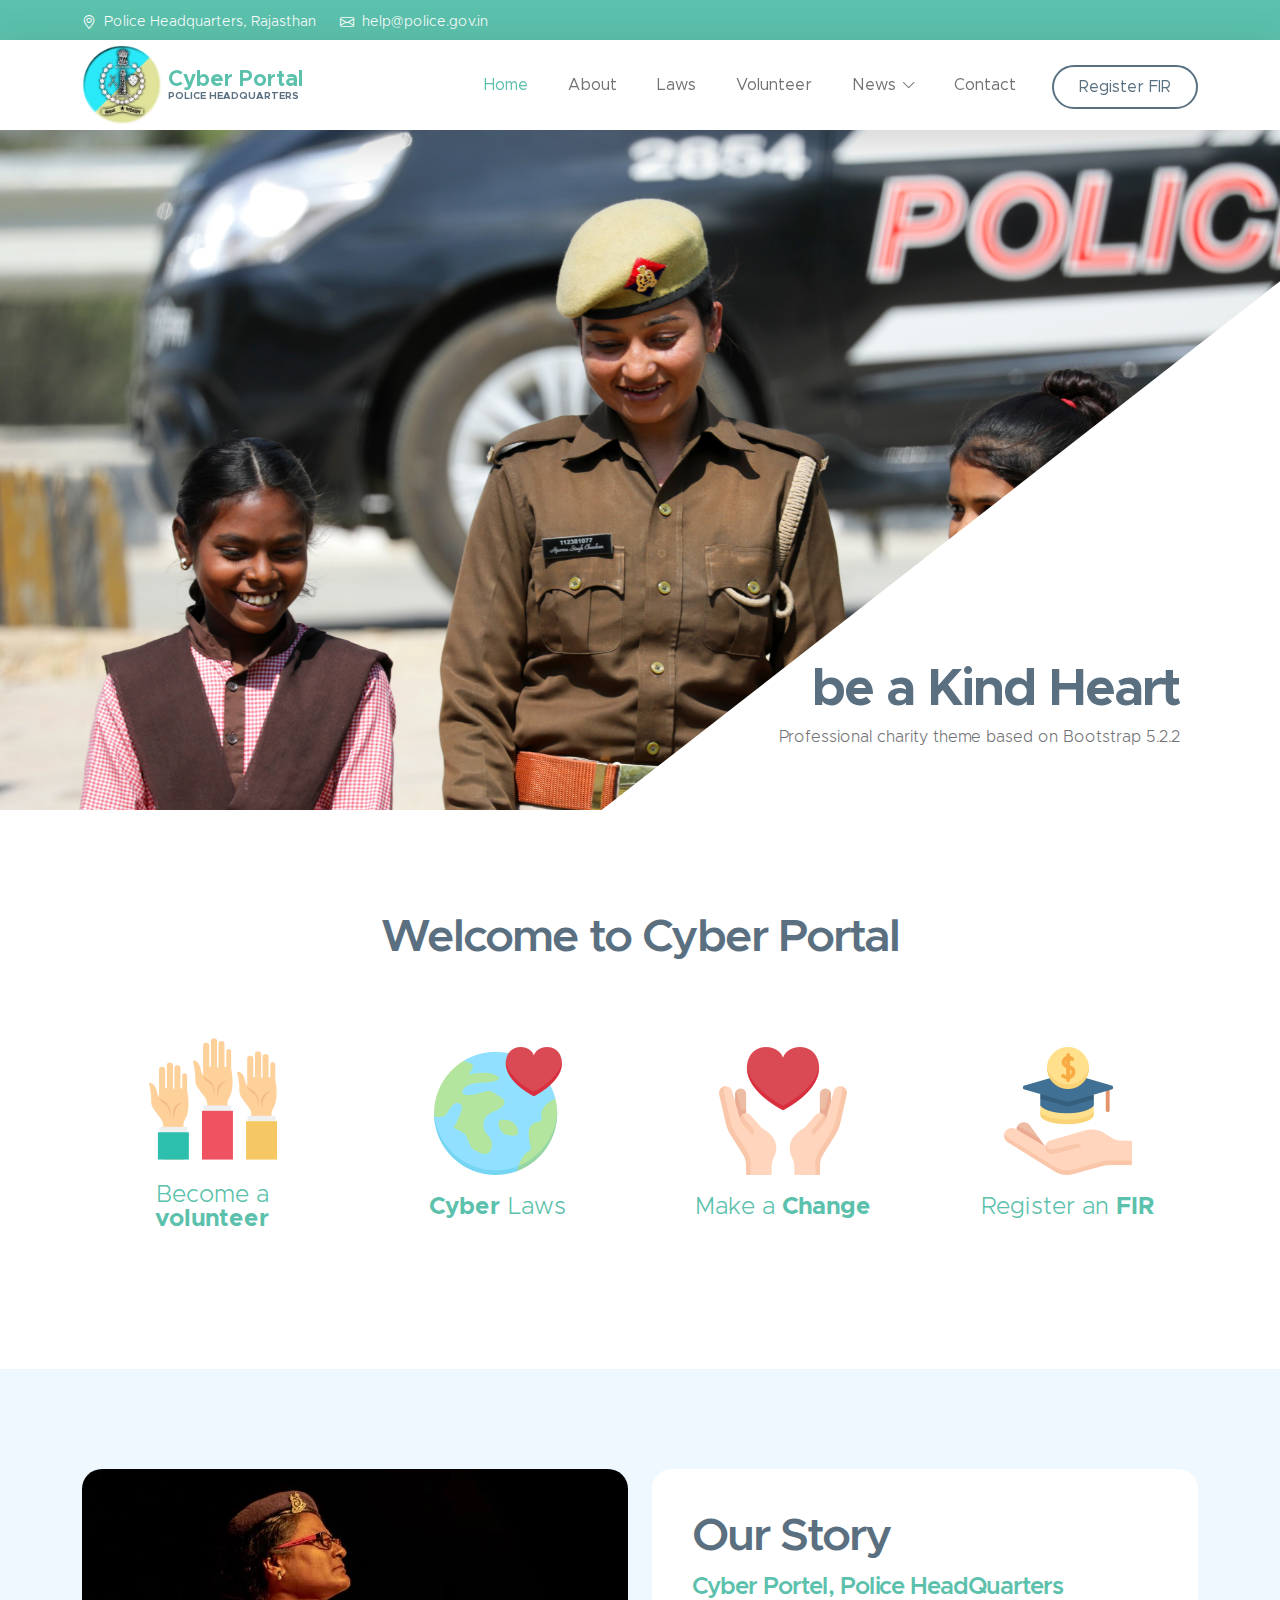
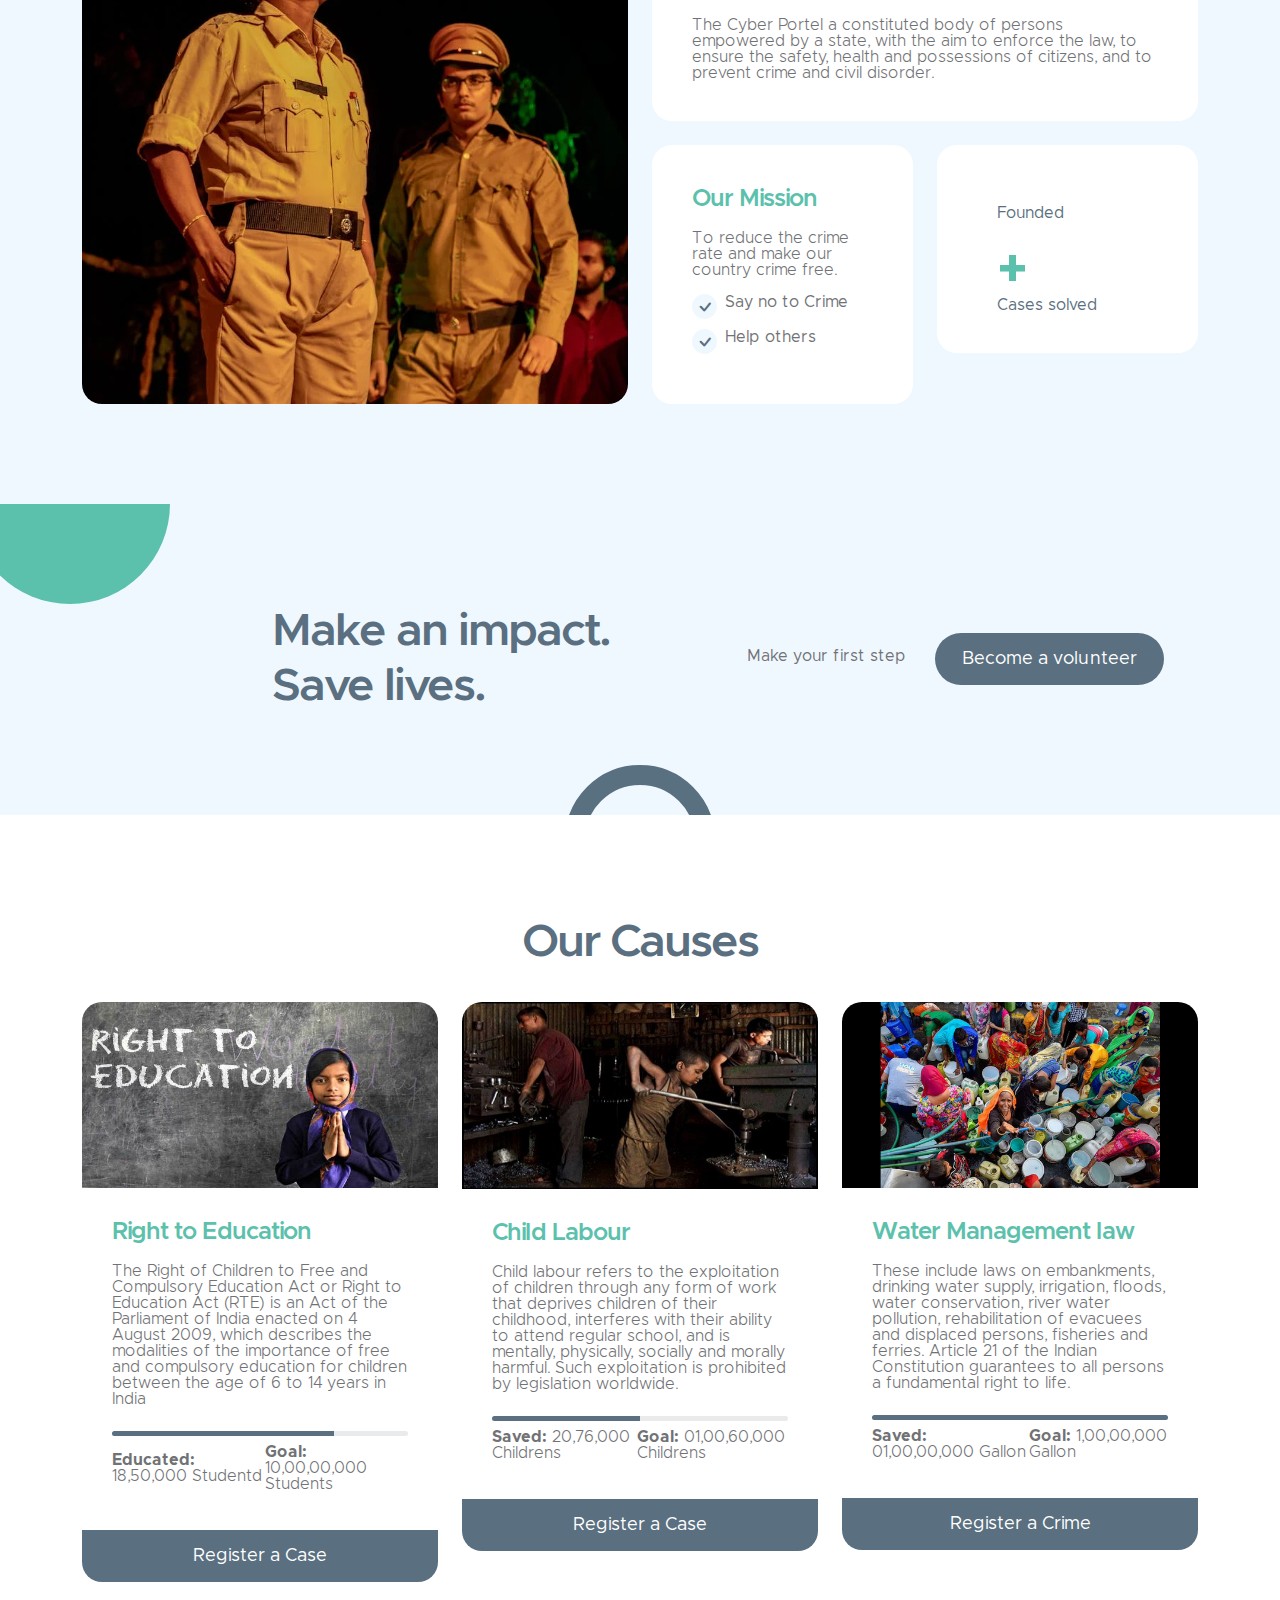
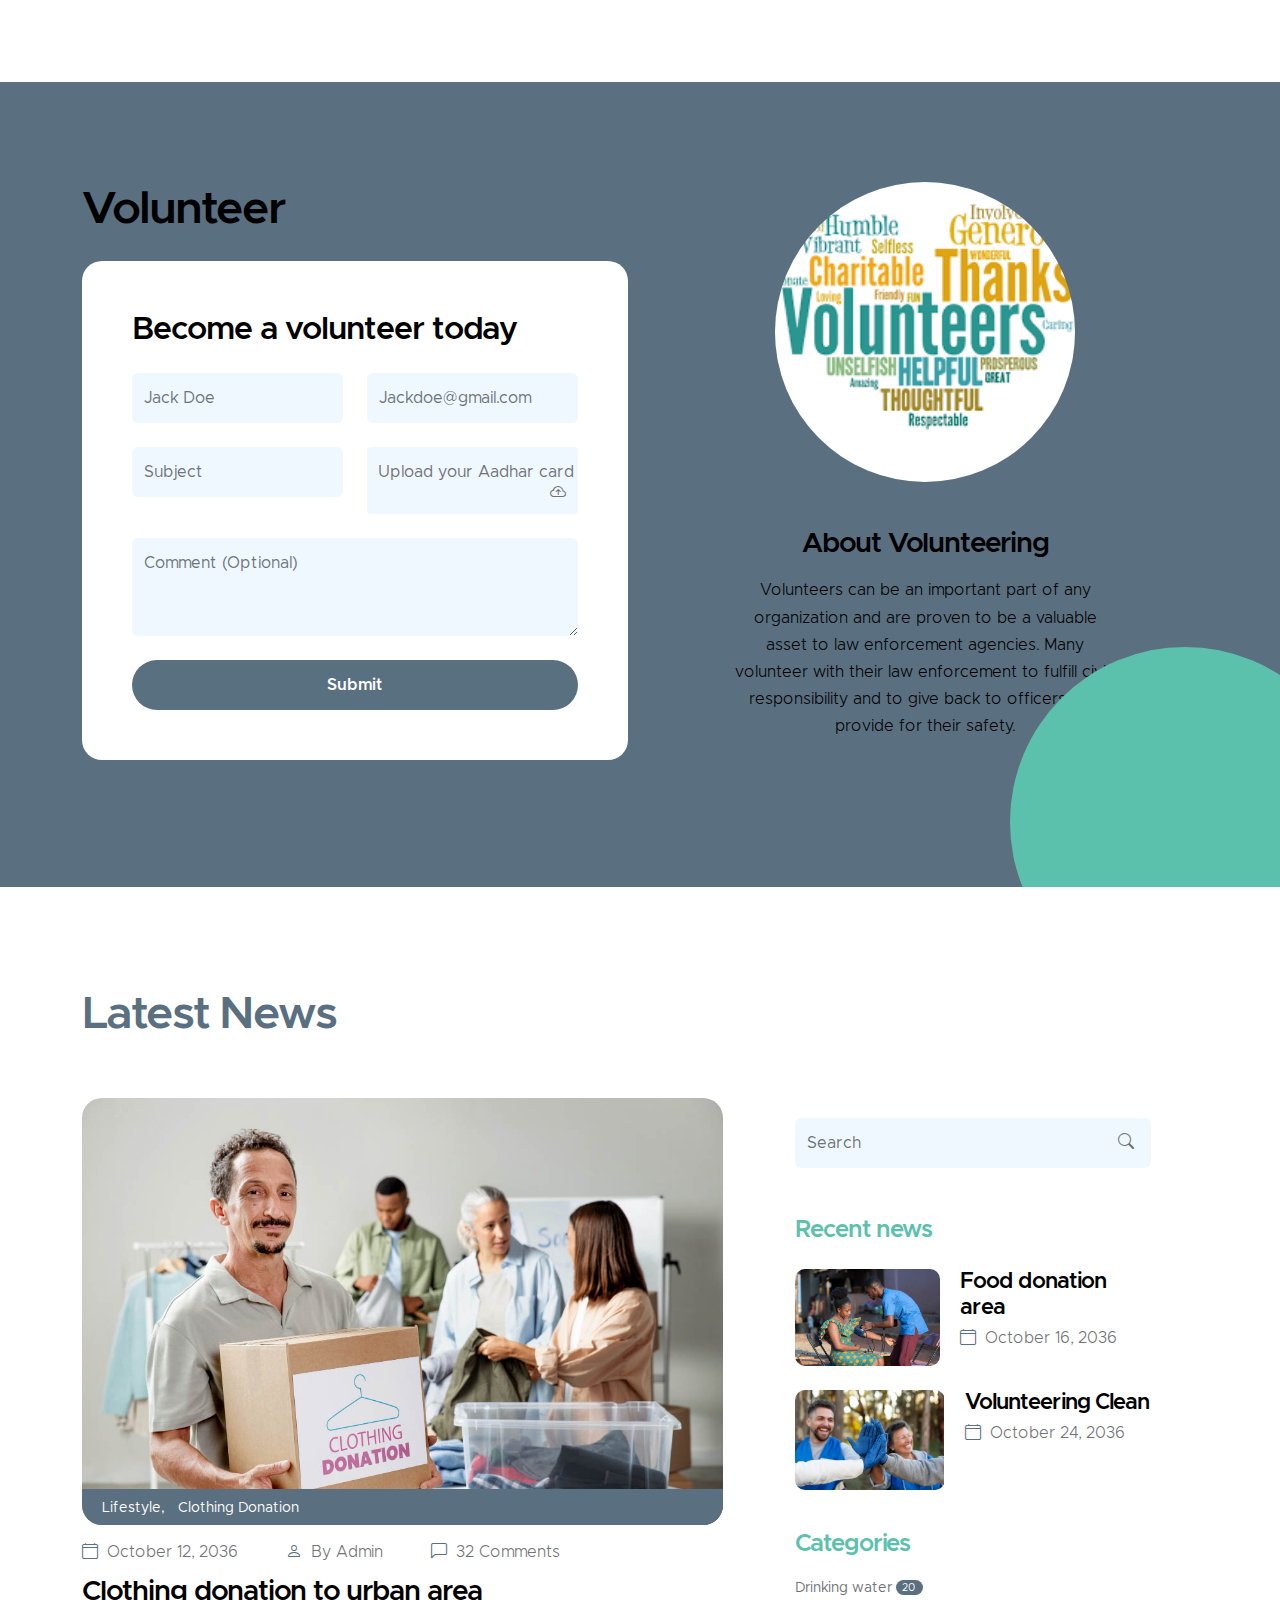
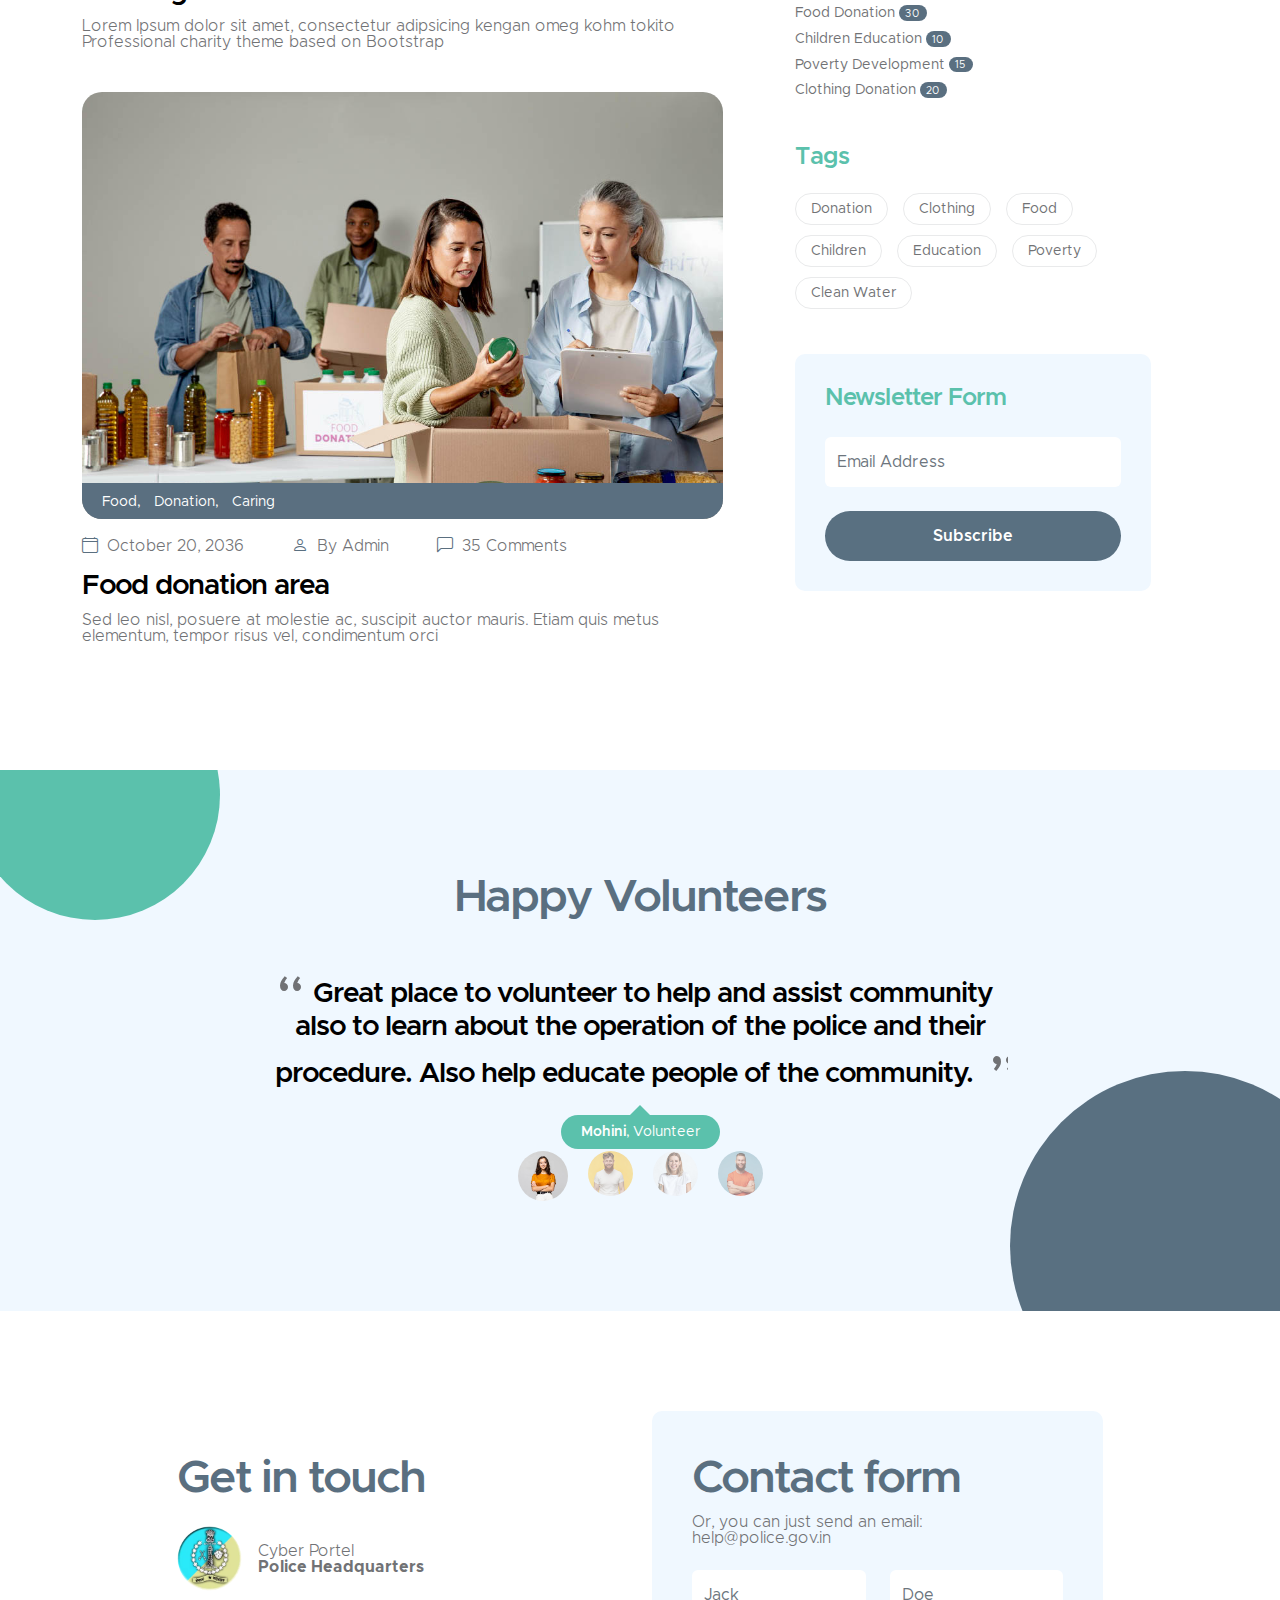
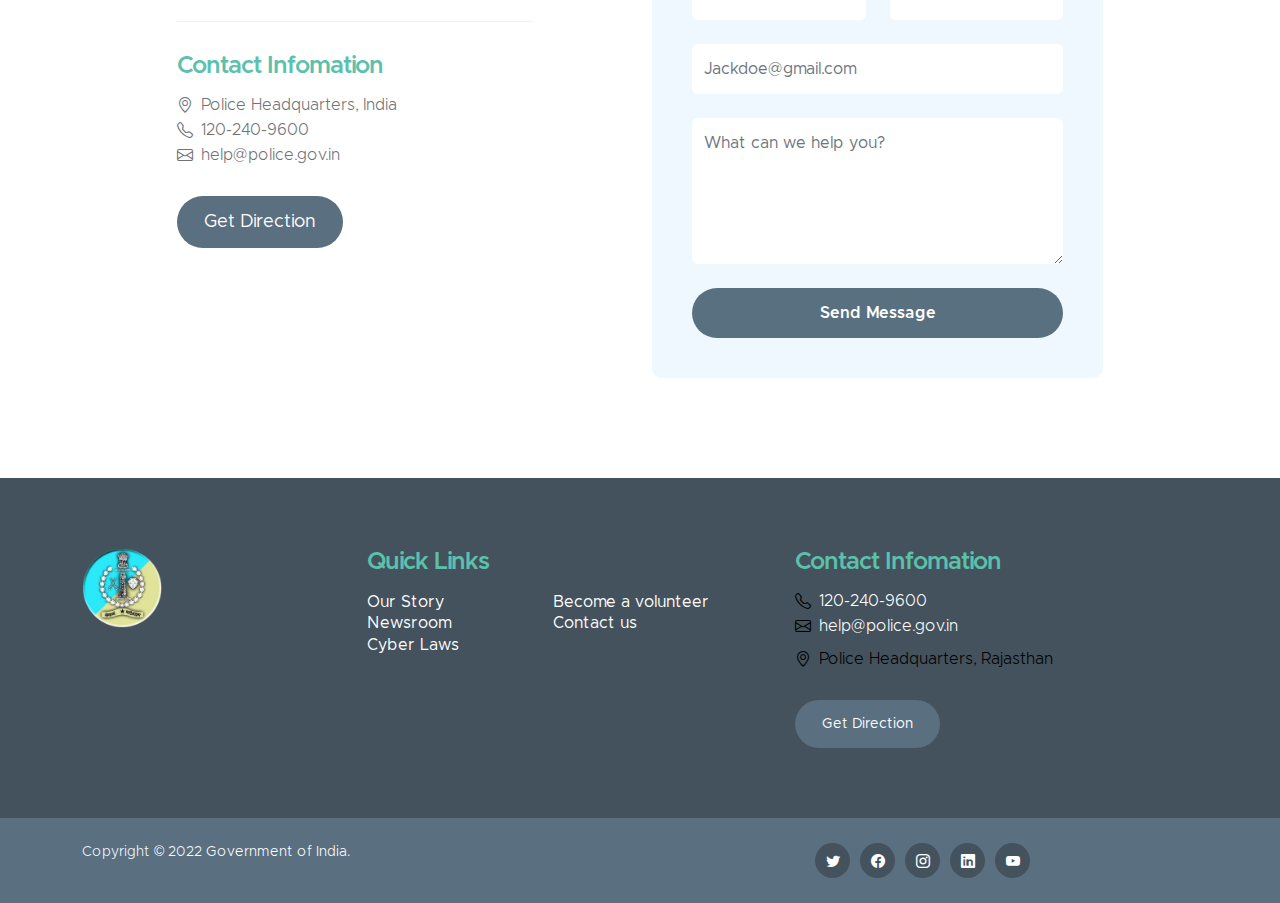
<file: templatemo_581_kind_heart_charity/index.html>
<!doctype html>
<html lang="en">
    <head>
        <meta charset="utf-8">
        <meta name="viewport" content="width=device-width, initial-scale=1">

        <meta name="description" content="">
        <meta name="author" content="">

        <title>Crime Report </title>

        <!-- CSS FILES -->        
        <link href="css/bootstrap.min.css" rel="stylesheet">

        <link href="css/bootstrap-icons.css" rel="stylesheet">

        <link href="css/templatemo-kind-heart-charity.css" rel="stylesheet">


    </head>
    
    <body id="section_1">

        <header class="site-header">
            <div class="container">
                <div class="row">
                    
                    <div class="col-lg-8 col-12 d-flex flex-wrap">
                        <p class="d-flex me-4 mb-0">
                            <i class="bi-geo-alt me-2"></i>
                            Police Headquarters, Rajasthan
                        </p>

                        <p class="d-flex mb-0">
                            <i class="bi-envelope me-2"></i>

                            <a href="mailto:info@company.com">
                                help@police.gov.in
                            </a>
                        </p>
                    </div>

                    <!-- <div class="col-lg-3 col-12 ms-auto d-lg-block d-none">
                        <ul class="social-icon">
                            <li class="social-icon-item">
                                <a href="#" class="social-icon-link bi-twitter"></a>
                            </li>

                            <li class="social-icon-item">
                                <a href="#" class="social-icon-link bi-facebook"></a>
                            </li>

                            <li class="social-icon-item">
                                <a href="#" class="social-icon-link bi-instagram"></a>
                            </li>

                            <li class="social-icon-item">
                                <a href="#" class="social-icon-link bi-youtube"></a>
                            </li>

                            <li class="social-icon-item">
                                <a href="#" class="social-icon-link bi-whatsapp"></a>
                            </li>
                        </ul>
                    </div> -->

                </div>
            </div>
        </header>

        <nav class="navbar navbar-expand-lg bg-light shadow-lg">
            <div class="container">
                <a class="navbar-brand" href="index.html">
                    <img src="images/Logo.png" class="logo img-fluid" alt="Kind Heart Charity">
                    <span>
                        Cyber Portal
                        <small>Police Headquarters</small>
                    </span>
                </a>

                <button class="navbar-toggler" type="button" data-bs-toggle="collapse" data-bs-target="#navbarNav" aria-controls="navbarNav" aria-expanded="false" aria-label="Toggle navigation">
                    <span class="navbar-toggler-icon"></span>
                </button>

                <div class="collapse navbar-collapse" id="navbarNav">
                    <ul class="navbar-nav ms-auto">
                        <li class="nav-item">
                            <a class="nav-link click-scroll" href="#top">Home</a>
                        </li>

                        <li class="nav-item">
                            <a class="nav-link click-scroll" href="#section_2">About</a>
                        </li>

                        <li class="nav-item">
                            <a class="nav-link click-scroll" href="#section_3">Laws</a>
                        </li>

                        <li class="nav-item">
                            <a class="nav-link click-scroll" href="#section_4">Volunteer</a>
                        </li>

                        <li class="nav-item dropdown">
                            <a class="nav-link click-scroll dropdown-toggle" href="#section_5" id="navbarLightDropdownMenuLink" role="button" data-bs-toggle="dropdown" aria-expanded="false">News</a>

                            <ul class="dropdown-menu dropdown-menu-light" aria-labelledby="navbarLightDropdownMenuLink">
                                <li><a class="dropdown-item" href="news.html">News Listing</a></li>

                                <li><a class="dropdown-item" href="news-detail.html">News Detail</a></li>
                            </ul>
                        </li>

                        <li class="nav-item">
                            <a class="nav-link click-scroll" href="#section_6">Contact</a>
                        </li>

                        <li class="nav-item ms-3">
                            <a class="nav-link custom-btn custom-border-btn btn" href="donate.html">Register FIR</a>
                        </li>
                    </ul>
                </div>
            </div>
        </nav>

        <main>

            <section class="hero-section hero-section-full-height">
                <div class="container-fluid">
                    <div class="row">

                        <div class="col-lg-12 col-12 p-0">
                            <div id="hero-slide" class="carousel carousel-fade slide" data-bs-ride="carousel">
                                <div class="carousel-inner">
                                    <div class="carousel-item active">
                                        <img src="images/slide/policek.jpg" class="carousel-image img-fluid" alt="...">
                                        
                                        <div class="carousel-caption d-flex flex-column justify-content-end">
                                            <h1>be a Kind Heart</h1>
                                            
                                            <p>Professional charity theme based on Bootstrap 5.2.2</p>
                                        </div>
                                    </div>

                                    <div class="carousel-item">
                                        <img src="images/slide/station.jpg" class="carousel-image img-fluid" alt="...">
                                        
                                        <div class="carousel-caption d-flex flex-column justify-content-end">
                                            <h1>Non-profit</h1>
                                            
                                            <p>You can support us to grow more</p>
                                        </div>
                                    </div>

                                    <div class="carousel-item">
                                        <img src="images/slide/army.jpg" class="carousel-image img-fluid" alt="...">
                                        
                                        <div class="carousel-caption d-flex flex-column justify-content-end">
                                            <h1>Humanity</h1>
                                            
                                            <p>Please tell your friends about our website</p>
                                        </div>
                                    </div>
                                </div>

                                <button class="carousel-control-prev" type="button" data-bs-target="#hero-slide" data-bs-slide="prev">
                                    <span class="carousel-control-prev-icon" aria-hidden="true"></span>
                                    <span class="visually-hidden">Previous</span>
                                </button>

                                <button class="carousel-control-next" type="button" data-bs-target="#hero-slide" data-bs-slide="next">
                                    <span class="carousel-control-next-icon" aria-hidden="true"></span>
                                    <span class="visually-hidden">Next</span>
                                </button>
                            </div>
                        </div>

                    </div>
                </div>
            </section>


            <section class="section-padding">
                <div class="container">
                    <div class="row">

                        <div class="col-lg-10 col-12 text-center mx-auto">
                            <h2 class="mb-5">Welcome to Cyber Portal</h2>
                        </div>

                        <div class="col-lg-3 col-md-6 col-12 mb-4 mb-lg-0">
                            <div class="featured-block d-flex justify-content-center align-items-center">
                                <a href="donate.html" class="d-block">
                                    <img src="images/icons/hands.png" class="featured-block-image img-fluid" alt="">

                                    <p class="featured-block-text">Become a <strong>volunteer</strong></p>
                                </a>
                            </div>
                        </div>

                        <div class="col-lg-3 col-md-6 col-12 mb-4 mb-lg-0 mb-md-4">
                            <div class="featured-block d-flex justify-content-center align-items-center">
                                <a href="donate.html" class="d-block">
                                    <img src="images/icons/heart.png" class="featured-block-image img-fluid" alt="">

                                    <p class="featured-block-text"><strong>Cyber</strong> Laws</p>
                                </a>
                            </div>
                        </div>

                        <div class="col-lg-3 col-md-6 col-12 mb-4 mb-lg-0 mb-md-4">
                            <div class="featured-block d-flex justify-content-center align-items-center">
                                <a href="donate.html" class="d-block">
                                    <img src="images/icons/receive.png" class="featured-block-image img-fluid" alt="">

                                    <p class="featured-block-text">Make a <strong>Change</strong></p>
                                </a>
                            </div>
                        </div>

                        <div class="col-lg-3 col-md-6 col-12 mb-4 mb-lg-0">
                            <div class="featured-block d-flex justify-content-center align-items-center">
                                <a href="donate.html" class="d-block">
                                    <img src="images/icons/scholarship.png" class="featured-block-image img-fluid" alt="">

                                    <p class="featured-block-text"> Register an <strong>FIR</strong></p>
                                </a>
                            </div>
                        </div>

                    </div>
                </div>
            </section>

            <section class="section-padding section-bg" id="section_2">
                <div class="container">
                    <div class="row">

                        <div class="col-lg-6 col-12 mb-5 mb-lg-0">
                            <img src="images/policeguylookingup.png" class="custom-text-box-image img-fluid" alt="">
                        </div>

                        <div class="col-lg-6 col-12">
                            <div class="custom-text-box">
                                <h2 class="mb-2">Our Story</h2>

                                <h5 class="mb-3">Cyber Portel, Police HeadQuarters</h5>

                                <p class="mb-0">The Cyber Portel a constituted body of persons empowered by a state, with the aim to enforce the law, to ensure the safety, health and possessions of citizens, and to prevent crime and civil disorder.</p>
                            </div>
                            
                            <div class="row">
                                <div class="col-lg-6 col-md-6 col-12">
                                    <div class="custom-text-box mb-lg-0">
                                        <h5 class="mb-3">Our Mission</h5>

                                        <p>To reduce the crime rate and make our country crime free.</p>

                                        <ul class="custom-list mt-2">
                                            <li class="custom-list-item d-flex">
                                                <i class="bi-check custom-text-box-icon me-2"></i>
                                                Say no to Crime
                                            </li>

                                            <li class="custom-list-item d-flex">
                                                <i class="bi-check custom-text-box-icon me-2"></i>
                                                Help others
                                            </li>
                                        </ul>
                                    </div>
                                </div>

                                <div class="col-lg-6 col-md-6 col-12">
                                    <div class="custom-text-box d-flex flex-wrap d-lg-block mb-lg-0">
                                        <div class="counter-thumb"> 
                                            <div class="d-flex">
                                                <span class="counter-number" data-from="1" data-to="2022" data-speed="1000"></span>
                                                <span class="counter-number-text"></span>
                                            </div>

                                            <span class="counter-text">Founded</span>
                                        </div> 

                                        <div class="counter-thumb mt-4"> 
                                            <div class="d-flex">
                                                <span class="counter-number" data-from="1" data-to="12000" data-speed="1000"></span>
                                                <span class="counter-number-text">+</span>
                                            </div>

                                            <span class="counter-text">Cases solved</span>
                                        </div> 
                                    </div>
                                </div>
                            </div>
                        </div>

                    </div>
                </div>
            </section>


            <!-- <section class="about-section section-padding">
                <div class="container">
                    <div class="row">

                        <div class="col-lg-6 col-md-5 col-12">
                            <img src="images/portrait-volunteer-who-organized-donations-charity.jpg" class="about-image ms-lg-auto bg-light shadow-lg img-fluid" alt="">
                        </div>

                        <div class="col-lg-5 col-md-7 col-12">
                            <div class="custom-text-block">
                                <h2 class="mb-0">Sandy Chan</h2>

                                <p class="text-muted mb-lg-4 mb-md-4">Co-Founding Partner</p>

                                <p>Lorem Ipsum dolor sit amet, consectetur adipsicing kengan omeg kohm tokito Professional charity theme based</p>

                                <p>You are not allowed to redistribute this template ZIP file on any other template collection website. Please contact TemplateMo for more information.</p>

                                <ul class="social-icon mt-4">
                                    <li class="social-icon-item">
                                        <a href="#" class="social-icon-link bi-twitter"></a>
                                    </li>

                                    <li class="social-icon-item">
                                        <a href="#" class="social-icon-link bi-facebook"></a>
                                    </li>

                                    <li class="social-icon-item">
                                        <a href="#" class="social-icon-link bi-instagram"></a>
                                    </li>
                                </ul>
                            </div>
                        </div>

                    </div>
                </div>
            </section> --!>

            <section class="cta-section section-padding section-bg">
                <div class="container">
                    <div class="row justify-content-center align-items-center">

                        <div class="col-lg-5 col-12 ms-auto">
                            <h2 class="mb-0">Make an impact. <br> Save lives.</h2>
                        </div>

                        <div class="col-lg-5 col-12">
                            <a href="#" class="me-4">Make your first step</a>

                            <a href="#section_4" class="custom-btn btn smoothscroll">Become a volunteer</a>
                        </div>

                    </div>
                </div>
            </section>


            <section class="section-padding" id="section_3">
                <div class="container">
                    <div class="row">

                        <div class="col-lg-12 col-12 text-center mb-4">
                            <h2>Our Causes</h2>
                        </div>

                        <div class="col-lg-4 col-md-6 col-12 mb-4 mb-lg-0">
                            <div class="custom-block-wrap">
                                <img src="images/causes/edu.jpg" class="custom-block-image img-fluid" alt="">

                                <div class="custom-block">
                                    <div class="custom-block-body">
                                        <h5 class="mb-3">Right to Education</h5>

                                        <p>The Right of Children to Free and Compulsory Education Act or Right to Education Act (RTE) is an Act of the Parliament of India enacted on 4 August 2009, which describes the modalities of the importance of free and compulsory education for children between the age of 6 to 14 years in India</p>

                                        <div class="progress mt-4">
                                            <div class="progress-bar w-75" role="progressbar" aria-valuenow="75" aria-valuemin="0" aria-valuemax="100"></div>
                                        </div>

                                        <div class="d-flex align-items-center my-2">
                                            <p class="mb-0">
                                                <strong>Educated:</strong>
                                                18,50,000 Studentd
                                            </p>

                                            <p class="ms-auto mb-0">
                                                <strong>Goal:</strong>
                                                10,00,00,000 Students
                                            </p>
                                        </div>
                                    </div>

                                    <a href="donate.html" class="custom-btn btn">Register a Case</a>
                                </div>
                            </div>
                        </div>

                        <div class="col-lg-4 col-md-6 col-12 mb-4 mb-lg-0">
                            <div class="custom-block-wrap">
                                <img src="images/causes/lab.jpg" class="custom-block-image img-fluid" alt="">

                                <div class="custom-block">
                                    <div class="custom-block-body">
                                        <h5 class="mb-3">Child Labour</h5>

                                        <p>Child labour refers to the exploitation of children through any form of work that deprives children of their childhood, interferes with their ability to attend regular school, and is mentally, physically, socially and morally harmful. Such exploitation is prohibited by legislation worldwide.</p>

                                        <div class="progress mt-4">
                                            <div class="progress-bar w-50" role="progressbar" aria-valuenow="50" aria-valuemin="0" aria-valuemax="100"></div>
                                        </div>

                                        <div class="d-flex align-items-center my-2">
                                            <p class="mb-0">
                                                <strong>Saved:</strong>
                                                20,76,000 Childrens
                                            </p>

                                            <p class="ms-auto mb-0">
                                                <strong>Goal:</strong>
                                                01,00,60,000 Childrens
                                            </p>
                                        </div>
                                    </div>

                                    <a href="donate.html" class="custom-btn btn">Register a Case</a>
                                </div>
                            </div>
                        </div>

                        <div class="col-lg-4 col-md-6 col-12">
                            <div class="custom-block-wrap">
                                <img src="images/causes/water (1).jpg" class="custom-block-image img-fluid" alt="">

                                <div class="custom-block">
                                    <div class="custom-block-body">
                                        <h5 class="mb-3">Water Management law</h5>


                                        <p>These include laws on embankments, drinking water supply, irrigation, floods, water conservation, river water pollution, rehabilitation of evacuees and displaced persons, fisheries and ferries. Article 21 of the Indian Constitution guarantees to all persons a fundamental right to life.</p>

                                        <div class="progress mt-4">
                                            <div class="progress-bar w-100" role="progressbar" aria-valuenow="100" aria-valuemin="0" aria-valuemax="100"></div>
                                        </div>

                                        <div class="d-flex align-items-center my-2">
                                            <p class="mb-0">
                                                <strong>Saved:</strong>
                                                01,00,00,000 Gallon 
                                            </p>

                                            <p class="ms-auto mb-0">
                                                <strong>Goal:</strong>
                                                1,00,00,000 Gallon
                                            </p>
                                        </div>
                                    </div>

                                    <a href="donate.html" class="custom-btn btn">Register a Crime</a>
                                </div>
                            </div>
                        </div>

                    </div>
                </div>
            </section>

            <section class="volunteer-section section-padding" id="section_4">
                <div class="container">
                    <div class="row">

                        <div class="col-lg-6 col-12">
                            <h2 class="text-white mb-4">Volunteer</h2>

                            <form class="custom-form volunteer-form mb-5 mb-lg-0" action="#" method="post" role="form">
                                <h3 class="mb-4">Become a volunteer today</h3>

                                <div class="row">
                                    <div class="col-lg-6 col-12">
                                        <input type="text" name="volunteer-name" id="volunteer-name" class="form-control" placeholder="Jack Doe" required>
                                    </div>

                                    <div class="col-lg-6 col-12">    
                                        <input type="email" name="volunteer-email" id="volunteer-email" pattern="[^ @]*@[^ @]*" class="form-control" placeholder="Jackdoe@gmail.com" required>
                                    </div>

                                    <div class="col-lg-6 col-12">
                                        <input type="text" name="volunteer-subject" id="volunteer-subject" class="form-control" placeholder="Subject" required>
                                    </div>

                                    <div class="col-lg-6 col-12">
                                        <div class="input-group input-group-file">
                                            <input type="file" class="form-control" id="inputGroupFile02">
                                            
                                            <label class="input-group-text" for="inputGroupFile02">Upload your Aadhar card</label>

                                            <i class="bi-cloud-arrow-up ms-auto"></i>
                                        </div>
                                    </div>
                                </div>

                                <textarea name="volunteer-message" rows="3" class="form-control" id="volunteer-message" placeholder="Comment (Optional)"></textarea>

                                <button type="submit" class="form-control">Submit</button>
                            </form>
                        </div>

                        <div class="col-lg-6 col-12">
                            <img src="images/voluntter.png" class="volunteer-image img-fluid" alt="">

                            <div class="custom-block-body text-center">
                                <h4 class="text-white mt-lg-3 mb-lg-3">About Volunteering</h4>

                                <p class="text-white">Volunteers can be an important part of any organization and are proven to be a valuable asset to law enforcement agencies. Many volunteer with their law enforcement to fulfill civic responsibility and to give back to officers that provide for their safety.</p>
                            </div>
                        </div>

                    </div>
                </div>
            </section>

            <section class="news-section section-padding" id="section_5">
                <div class="container">
                    <div class="row">

                        <div class="col-lg-12 col-12 mb-5">
                            <h2>Latest News</h2>
                        </div>

                        <div class="col-lg-7 col-12">
                            <div class="news-block">
                                <div class="news-block-top">
                                    <a href="news-detail.html">
                                        <img src="images/news/medium-shot-volunteers-with-clothing-donations.jpg" class="news-image img-fluid" alt="">
                                    </a>

                                    <div class="news-category-block">
                                        <a href="#" class="category-block-link">
                                            Lifestyle,
                                        </a>

                                        <a href="#" class="category-block-link">
                                            Clothing Donation
                                        </a>
                                    </div>
                                </div>

                                <div class="news-block-info">
                                    <div class="d-flex mt-2">
                                        <div class="news-block-date">
                                            <p>
                                                <i class="bi-calendar4 custom-icon me-1"></i>
                                                October 12, 2036
                                            </p>
                                        </div>

                                        <div class="news-block-author mx-5">
                                            <p>
                                                <i class="bi-person custom-icon me-1"></i>
                                                By Admin
                                            </p>
                                        </div>

                                        <div class="news-block-comment">
                                            <p>
                                                <i class="bi-chat-left custom-icon me-1"></i>
                                                32 Comments
                                            </p>
                                        </div>
                                    </div>

                                    <div class="news-block-title mb-2">
                                        <h4><a href="news-detail.html" class="news-block-title-link">Clothing donation to urban area</a></h4>
                                    </div>

                                    <div class="news-block-body">
                                        <p>Lorem Ipsum dolor sit amet, consectetur adipsicing kengan omeg kohm tokito Professional charity theme based on Bootstrap</p>
                                    </div>
                                </div>
                            </div>

                            <div class="news-block mt-3">
                                <div class="news-block-top">
                                    <a href="news-detail.html">
                                        <img src="images/news/medium-shot-people-collecting-foodstuff.jpg" class="news-image img-fluid" alt="">
                                    </a>

                                    <div class="news-category-block">
                                        <a href="#" class="category-block-link">
                                            Food,
                                        </a>

                                        <a href="#" class="category-block-link">
                                            Donation,
                                        </a>

                                        <a href="#" class="category-block-link">
                                            Caring
                                        </a>
                                    </div>
                                </div>

                                <div class="news-block-info">
                                    <div class="d-flex mt-2">
                                        <div class="news-block-date">
                                            <p>
                                                <i class="bi-calendar4 custom-icon me-1"></i>
                                                October 20, 2036
                                            </p>
                                        </div>

                                        <div class="news-block-author mx-5">
                                            <p>
                                                <i class="bi-person custom-icon me-1"></i>
                                                By Admin
                                            </p>
                                        </div>

                                        <div class="news-block-comment">
                                            <p>
                                                <i class="bi-chat-left custom-icon me-1"></i>
                                                35 Comments
                                            </p>
                                        </div>
                                    </div>

                                    <div class="news-block-title mb-2">
                                        <h4><a href="news-detail.html" class="news-block-title-link">Food donation area</a></h4>
                                    </div>

                                    <div class="news-block-body">
                                        <p>Sed leo nisl, posuere at molestie ac, suscipit auctor mauris. Etiam quis metus elementum, tempor risus vel, condimentum orci</p>
                                    </div>
                                </div>
                            </div>
                        </div>

                        <div class="col-lg-4 col-12 mx-auto">
                            <form class="custom-form search-form" action="#" method="get" role="form">
                                <input name="search" type="search" class="form-control" id="search" placeholder="Search" aria-label="Search">

                                <button type="submit" class="form-control">
                                    <i class="bi-search"></i>
                                </button>
                            </form>

                            <h5 class="mt-5 mb-3">Recent news</h5>

                            <div class="news-block news-block-two-col d-flex mt-4">
                                <div class="news-block-two-col-image-wrap">
                                    <a href="news-detail.html">
                                        <img src="images/news/africa-humanitarian-aid-doctor.jpg" class="news-image img-fluid" alt="">
                                    </a>
                                </div>

                                <div class="news-block-two-col-info">
                                    <div class="news-block-title mb-2">
                                        <h6><a href="news-detail.html" class="news-block-title-link">Food donation area</a></h6>
                                    </div>

                                    <div class="news-block-date">
                                        <p>
                                            <i class="bi-calendar4 custom-icon me-1"></i>
                                            October 16, 2036
                                        </p>
                                    </div>
                                </div>
                            </div>

                            <div class="news-block news-block-two-col d-flex mt-4">
                                <div class="news-block-two-col-image-wrap">
                                    <a href="news-detail.html">
                                        <img src="images/news/close-up-happy-people-working-together.jpg" class="news-image img-fluid" alt="">
                                    </a>
                                </div>

                                <div class="news-block-two-col-info">
                                    <div class="news-block-title mb-2">
                                        <h6><a href="news-detail.html" class="news-block-title-link">Volunteering Clean</a></h6>
                                    </div>

                                    <div class="news-block-date">
                                        <p>
                                            <i class="bi-calendar4 custom-icon me-1"></i>
                                            October 24, 2036
                                        </p>
                                    </div>
                                </div>
                            </div>

                            <div class="category-block d-flex flex-column">
                                <h5 class="mb-3">Categories</h5>

                                <a href="#" class="category-block-link">
                                    Drinking water
                                    <span class="badge">20</span>
                                </a>

                                <a href="#" class="category-block-link">
                                    Food Donation
                                    <span class="badge">30</span>
                                </a>

                                <a href="#" class="category-block-link">
                                    Children Education
                                    <span class="badge">10</span>
                                </a>

                                <a href="#" class="category-block-link">
                                    Poverty Development
                                    <span class="badge">15</span>
                                </a>

                                <a href="#" class="category-block-link">
                                    Clothing Donation
                                    <span class="badge">20</span>
                                </a>
                            </div>

                            <div class="tags-block">
                                <h5 class="mb-3">Tags</h5>

                                <a href="#" class="tags-block-link">
                                    Donation
                                </a>

                                <a href="#" class="tags-block-link">
                                    Clothing
                                </a>

                                <a href="#" class="tags-block-link">
                                    Food
                                </a>

                                <a href="#" class="tags-block-link">
                                    Children
                                </a>

                                <a href="#" class="tags-block-link">
                                    Education
                                </a>

                                <a href="#" class="tags-block-link">
                                    Poverty
                                </a>

                                <a href="#" class="tags-block-link">
                                    Clean Water
                                </a>
                            </div>

                            <form class="custom-form subscribe-form" action="#" method="get" role="form">
                                <h5 class="mb-4">Newsletter Form</h5>

                                <input type="email" name="subscribe-email" id="subscribe-email" pattern="[^ @]*@[^ @]*" class="form-control" placeholder="Email Address" required>

                                <div class="col-lg-12 col-12">
                                    <button type="submit" class="form-control">Subscribe</button>
                                </div>
                            </form>
                        </div>

                    </div>
                </div>
            </section>


            <section class="testimonial-section section-padding section-bg">
                <div class="container">
                    <div class="row">

                        <div class="col-lg-8 col-12 mx-auto">
                            <h2 class="mb-lg-3">Happy Volunteers</h2>
                            
                                <div id="testimonial-carousel" class="carousel carousel-fade slide" data-bs-ride="carousel">

                                    <div class="carousel-inner">
                                        <div class="carousel-item active">
                                           <div class="carousel-caption">
                                                <h4 class="carousel-title">Great place to volunteer to help and assist community also to learn about the operation of the police and their procedure. Also help educate people of the community. </h4>

                                                <small class="carousel-name"><span class="carousel-name-title">Mohini</span>, Volunteer</small>
                                           </div>
                                        </div>

                                        <div class="carousel-item">
                                            <div class="carousel-caption">
                                                <h4 class="carousel-title">Great organization! I fell in love with the aspect of the job, being the one whom society looks to and just the bond that you create amongst each other.</h4>

                                                <small class="carousel-name"><span class="carousel-name-title">Ram</span>, Admin</small>
                                            </div>
                                        </div>

                                        <div class="carousel-item">
                                            <div class="carousel-caption">
                                                <h4 class="carousel-title">Well with opportunity, it really wasn't a job it was voluntary. I had to help the Police officers track down those who were doing selling illegal items to under age and individuals.</h4>

                                                <small class="carousel-name"><span class="carousel-name-title">Tanvi</span>, Advisor</small>
                                            </div>
                                        </div>

                                        <div class="carousel-item">
                                            <div class="carousel-caption">
                                                <h4 class="carousel-title">On a typical volunteer day, we'd meet and discuss what community projects we'd tackle during the week. Our group leader, assisted us in my favorite part of the job.</h4>

                                                <small class="carousel-name"><span class="carousel-name-title">Samarth</span>, Volunteer</small>
                                           </div>
                                        </div>

                                          <ol class="carousel-indicators">
                                               <li data-bs-target="#testimonial-carousel" data-bs-slide-to="0" class="active">
                                                    <img src="images/avatar/portrait-beautiful-young-woman-standing-grey-wall.jpg" class="img-fluid rounded-circle avatar-image" alt="avatar">
                                               </li>

                                               <li data-bs-target="#testimonial-carousel" data-bs-slide-to="1" class="">
                                                    <img src="images/avatar/portrait-young-redhead-bearded-male.jpg" class="img-fluid rounded-circle avatar-image" alt="avatar">
                                               </li>

                                               <li data-bs-target="#testimonial-carousel" data-bs-slide-to="2" class="">
                                                    <img src="images/avatar/pretty-blonde-woman-wearing-white-t-shirt.jpg" class="img-fluid rounded-circle avatar-image" alt="avatar">
                                               </li>

                                               <li data-bs-target="#testimonial-carousel" data-bs-slide-to="3" class="">
                                                    <img src="images/avatar/studio-portrait-emotional-happy-funny.jpg" class="img-fluid rounded-circle avatar-image" alt="avatar">
                                               </li>
                                          </ol>

                                 </div>
                            </div>
                        </div>

                    </div>
                </div>
            </section>


            <section class="contact-section section-padding" id="section_6">
                <div class="container">
                    <div class="row">

                        <div class="col-lg-4 col-12 ms-auto mb-5 mb-lg-0">
                            <div class="contact-info-wrap">
                                <h2>Get in touch</h2>

                                <div class="contact-image-wrap d-flex flex-wrap">
                                    <img src="images/Logo.png" class="img-fluid avatar-image" alt="">

                                    <div class="d-flex flex-column justify-content-center ms-3">
                                        <p class="mb-0">Cyber Portel</p>
                                        <p class="mb-0"><strong>Police Headquarters</strong></p>
                                    </div>
                                </div>

                                <div class="contact-info">
                                    <h5 class="mb-3">Contact Infomation</h5>

                                    <p class="d-flex mb-2">
                                        <i class="bi-geo-alt me-2"></i>
                                        Police Headquarters, India
                                    </p>

                                    <p class="d-flex mb-2">
                                        <i class="bi-telephone me-2"></i>

                                        <a href="tel: 120-240-9600">
                                            120-240-9600
                                        </a>
                                    </p>

                                    <p class="d-flex">
                                        <i class="bi-envelope me-2"></i>

                                        <a href="mailto:info@yourgmail.com">
                                            help@police.gov.in
                                        </a>
                                    </p>

                                    <a href="#" class="custom-btn btn mt-3">Get Direction</a>
                                </div>
                            </div>
                        </div>

                        <div class="col-lg-5 col-12 mx-auto">
                            <form class="custom-form contact-form" action="#" method="post" role="form">
                                <h2>Contact form</h2>

                                <p class="mb-4">Or, you can just send an email:
                                    <a href="#">help@police.gov.in</a>
                                </p>
                                <div class="row">
                                    <div class="col-lg-6 col-md-6 col-12">
                                        <input type="text" name="first-name" id="first-name" class="form-control" placeholder="Jack" required>
                                    </div>

                                    <div class="col-lg-6 col-md-6 col-12">
                                        <input type="text" name="last-name" id="last-name" class="form-control" placeholder="Doe" required>
                                    </div>
                                </div>

                                <input type="email" name="email" id="email" pattern="[^ @]*@[^ @]*" class="form-control" placeholder="Jackdoe@gmail.com" required>

                                <textarea name="message" rows="5" class="form-control" id="message" placeholder="What can we help you?"></textarea>

                                <button type="submit" class="form-control">Send Message</button>
                            </form>
                        </div>

                    </div>
                </div>
            </section>
        </main>

        <footer class="site-footer">
            <div class="container">
                <div class="row">
                    <div class="col-lg-3 col-12 mb-4">
                        <img src="images/Logo.png" class="logo img-fluid" alt="">
                    </div>

                    <div class="col-lg-4 col-md-6 col-12 mb-4">
                        <h5 class="site-footer-title mb-3">Quick Links</h5>

                        <ul class="footer-menu">
                            <li class="footer-menu-item"><a href="#" class="footer-menu-link">Our Story</a></li>

                            <li class="footer-menu-item"><a href="#" class="footer-menu-link">Newsroom</a></li>

                            <li class="footer-menu-item"><a href="#" class="footer-menu-link">Cyber Laws</a></li>

                            <li class="footer-menu-item"><a href="#" class="footer-menu-link">Become a volunteer</a></li>

                            <li class="footer-menu-item"><a href="#" class="footer-menu-link">Contact us</a></li>
                        </ul>
                    </div>

                    <div class="col-lg-4 col-md-6 col-12 mx-auto">
                        <h5 class="site-footer-title mb-3">Contact Infomation</h5>

                        <p class="text-white d-flex mb-2">
                            <i class="bi-telephone me-2"></i>

                            <a href="tel: 120-240-9600" class="site-footer-link">
                                120-240-9600
                            </a>
                        </p>

                        <p class="text-white d-flex">
                            <i class="bi-envelope me-2"></i>

                            <a href="mailto:info@yourgmail.com" class="site-footer-link">
                                help@police.gov.in
                            </a>
                        </p>

                        <p class="text-white d-flex mt-3">
                            <i class="bi-geo-alt me-2"></i>
                            Police Headquarters, Rajasthan
                        </p>

                        <a href="#" class="custom-btn btn mt-3">Get Direction</a>
                    </div>
                </div>
            </div>

            <div class="site-footer-bottom">
                <div class="container">
                    <div class="row">

                        <div class="col-lg-6 col-md-7 col-12">
                            <p class="copyright-text mb-0">Copyright © 2022 <a href="#">Government of India.</a> 
                        	</p>
                        </div>
                        
                        <div class="col-lg-6 col-md-5 col-12 d-flex justify-content-center align-items-center mx-auto">
                            <ul class="social-icon">
                                <li class="social-icon-item">
                                    <a href="#" class="social-icon-link bi-twitter"></a>
                                </li>

                                <li class="social-icon-item">
                                    <a href="#" class="social-icon-link bi-facebook"></a>
                                </li>

                                <li class="social-icon-item">
                                    <a href="#" class="social-icon-link bi-instagram"></a>
                                </li>

                                <li class="social-icon-item">
                                    <a href="#" class="social-icon-link bi-linkedin"></a>
                                </li>

                                <li class="social-icon-item">
                                    <a href="#" class="social-icon-link bi-youtube"></a>
                                </li>
                            </ul>
                        </div>
                        
                    </div>
                </div>
            </div>
        </footer>

        <!-- JAVASCRIPT FILES -->
        <script src="js/jquery.min.js"></script>
        <script src="js/bootstrap.min.js"></script>
        <script src="js/jquery.sticky.js"></script>
        <script src="js/click-scroll.js"></script>
        <script src="js/counter.js"></script>
        <script src="js/custom.js"></script>

    </body>
</html>
</file>
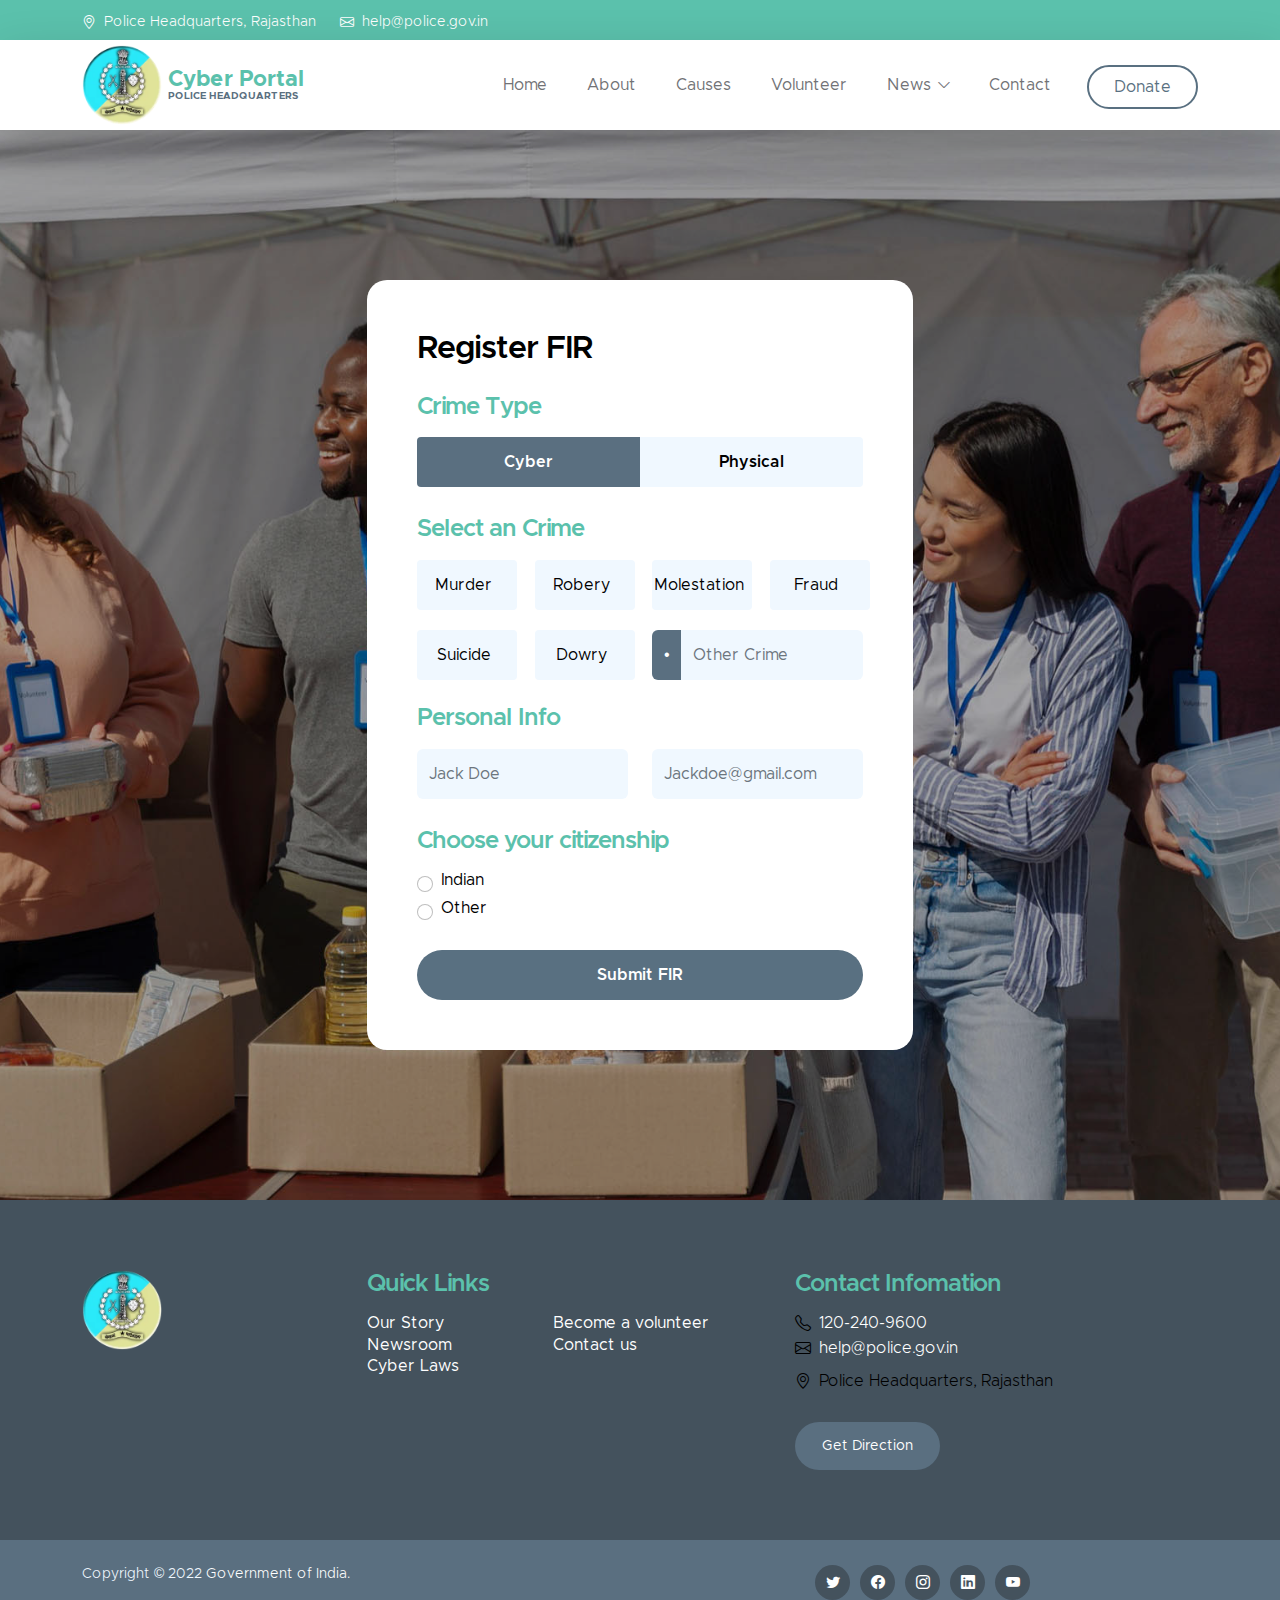
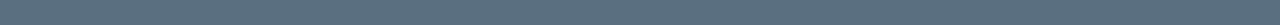
<file: templatemo_581_kind_heart_charity/donate.html>
<!doctype html>
<html lang="en">
    <head>
        <meta charset="utf-8">
        <meta name="viewport" content="width=device-width, initial-scale=1">

        <meta name="description" content="">
        <meta name="author" content="">

        <title>Crime Report - FIR</title>

        <!-- CSS FILES -->        
        <link href="css/bootstrap.min.css" rel="stylesheet">

        <link href="css/bootstrap-icons.css" rel="stylesheet">

        <link href="css/templatemo-kind-heart-charity.css" rel="stylesheet">

    </head>
    
    <body>

        <header class="site-header">
            <div class="container">
                <div class="row">
                    
                    <div class="col-lg-8 col-12 d-flex flex-wrap">
                        <p class="d-flex me-4 mb-0">
                            <i class="bi-geo-alt me-2"></i>
                            Police Headquarters, Rajasthan
                        </p>

                        <p class="d-flex mb-0">
                            <i class="bi-envelope me-2"></i>

                            <a href="mailto:info@company.com">
                                help@police.gov.in
                            </a>
                        </p>
                    </div>

                    <!-- <div class="col-lg-3 col-12 ms-auto d-lg-block d-none">
                        <ul class="social-icon">
                            <li class="social-icon-item">
                                <a href="#" class="social-icon-link bi-twitter"></a>
                            </li>

                            <li class="social-icon-item">
                                <a href="#" class="social-icon-link bi-facebook"></a>
                            </li>

                            <li class="social-icon-item">
                                <a href="#" class="social-icon-link bi-instagram"></a>
                            </li>

                            <li class="social-icon-item">
                                <a href="#" class="social-icon-link bi-youtube"></a>
                            </li>

                            <li class="social-icon-item">
                                <a href="#" class="social-icon-link bi-whatsapp"></a>
                            </li>
                        </ul>
                    </div> -->

                </div>
            </div>
        </header>

        <nav class="navbar navbar-expand-lg bg-light shadow-lg">
            <div class="container">
                <a class="navbar-brand" href="index.html">
                    <img src="images/Logo.png" class="logo img-fluid" alt="">
                    <span>
                        Cyber Portal 
                        <small>POLICE HEADQUARTERS</small>
                    </span>
                </a>

                <button class="navbar-toggler" type="button" data-bs-toggle="collapse" data-bs-target="#navbarNav" aria-controls="navbarNav" aria-expanded="false" aria-label="Toggle navigation">
                    <span class="navbar-toggler-icon"></span>
                </button>

                <div class="collapse navbar-collapse" id="navbarNav">
                    <ul class="navbar-nav ms-auto">
                        <li class="nav-item">
                            <a class="nav-link click-scroll" href="index.html#section_1">Home</a>
                        </li>

                        <li class="nav-item">
                            <a class="nav-link click-scroll" href="index.html#section_2">About</a>
                        </li>

                        <li class="nav-item">
                            <a class="nav-link click-scroll" href="index.html#section_3">Causes</a>
                        </li>

                        <li class="nav-item">
                            <a class="nav-link click-scroll" href="index.html#section_4">Volunteer</a>
                        </li>

                        <li class="nav-item dropdown">
                            <a class="nav-link click-scroll dropdown-toggle" href="index.html#section_5" id="navbarLightDropdownMenuLink" role="button" data-bs-toggle="dropdown" aria-expanded="false">News</a>

                            <ul class="dropdown-menu dropdown-menu-light" aria-labelledby="navbarLightDropdownMenuLink">
                                <li><a class="dropdown-item" href="news.html">News Listing</a></li>

                                <li><a class="dropdown-item" href="news-detail.html">News Detail</a></li>
                            </ul>
                        </li>

                        <li class="nav-item">
                            <a class="nav-link click-scroll" href="index.html#section_6">Contact</a>
                        </li>

                        <li class="nav-item ms-3">
                            <a class="nav-link custom-btn custom-border-btn btn" href="donate.html">Donate</a>
                        </li>
                    </ul>
                </div>
            </div>
        </nav>

        <main>

            <section class="donate-section">
                <div class="section-overlay"></div>
                <div class="container">
                    <div class="row">

                        <div class="col-lg-6 col-12 mx-auto">
                            <form class="custom-form donate-form" action="#" method="get" role="form">
                                <h3 class="mb-4">Register FIR</h3>

                                <div class="row">
                                    <div class="col-lg-12 col-12">
                                        <h5 class="mb-3">Crime Type</h5>
                                    </div>

                                    <div class="col-lg-6 col-6 form-check-group form-check-group-donation-frequency">
                                        <div class="form-check form-check-radio">
                                            <input class="form-check-input" type="radio" name="DonationFrequency" id="DonationFrequencyOne" checked>
                                            
                                            <label class="form-check-label" for="DonationFrequencyOne">
                                                Cyber 
                                            </label>
                                        </div>
                                    </div>

                                    <div class="col-lg-6 col-6 form-check-group form-check-group-donation-frequency">
                                        <div class="form-check form-check-radio">
                                            <input class="form-check-input" type="radio" name="DonationFrequency" id="DonationFrequencyMonthly">
                                            
                                            <label class="form-check-label" for="DonationFrequencyMonthly">
                                                Physical 
                                            </label>
                                        </div>
                                    </div>

                                    <div class="col-lg-12 col-12">
                                        <h5 class="mt-2 mb-3">Select an Crime</h5>
                                    </div>

                                    <div class="col-lg-3 col-md-6 col-6 form-check-group">
                                        <div class="form-check form-check-radio">
                                            <input class="form-check-input" type="radio" name="flexRadioDefault" id="flexRadioDefault1">
                                            <label class="form-check-label" for="flexRadioDefault1">
                                                Murder
                                            </label>
                                        </div>
                                    </div>

                                    <div class="col-lg-3 col-md-6 col-6 form-check-group">
                                        <div class="form-check form-check-radio">
                                            <input class="form-check-input" type="radio" name="flexRadioDefault" id="flexRadioDefault2">
                                            <label class="form-check-label" for="flexRadioDefault2">
                                               Robery
                                            </label>
                                        </div>
                                    </div>

                                    <div class="col-lg-3 col-md-6 col-6 form-check-group">
                                        <div class="form-check form-check-radio">
                                            <input class="form-check-input" type="radio" name="flexRadioDefault" id="flexRadioDefault3">
                                            <label class="form-check-label" for="flexRadioDefault3">
                                                Molestation 
                                            </label>
                                        </div>
                                    </div>

                                    <div class="col-lg-3 col-md-6 col-6 form-check-group">
                                        <div class="form-check form-check-radio">
                                            <input class="form-check-input" type="radio" name="flexRadioDefault" id="flexRadioDefault4">
                                            <label class="form-check-label" for="flexRadioDefault4">
                                                Fraud 
                                            </label>
                                        </div>
                                    </div>

                                    <div class="col-lg-3 col-md-6 col-6 form-check-group">
                                        <div class="form-check form-check-radio">
                                            <input class="form-check-input" type="radio" name="flexRadioDefault" id="flexRadioDefault5">
                                            <label class="form-check-label" for="flexRadioDefault5">
                                                Suicide 
                                            </label>
                                        </div>
                                    </div>

                                    <div class="col-lg-3 col-md-6 col-6 form-check-group">
                                        <div class="form-check form-check-radio">
                                            <input class="form-check-input" type="radio" name="flexRadioDefault" id="flexRadioDefault6">
                                            <label class="form-check-label" for="flexRadioDefault6">
                                                Dowry 
                                            </label>
                                        </div>
                                    </div>

                                    <div class="col-lg-6 col-12 form-check-group">
                                        <div class="input-group">
                                            <span class="input-group-text" id="basic-addon1">•</span>
                                            
                                            <input type="text" class="form-control" placeholder="Other Crime" aria-label="Username" aria-describedby="basic-addon1">
                                        </div>
                                    </div>

                                    <div class="col-lg-12 col-12">
                                        <h5 class="mt-1">Personal Info</h5>
                                    </div>

                                    <div class="col-lg-6 col-12 mt-2">
                                        <input type="text" name="donation-name" id="donation-name" class="form-control" placeholder="Jack Doe" required>
                                    </div>

                                    <div class="col-lg-6 col-12 mt-2">
                                        <input type="email" name="donation-email" id="donation-email" pattern="[^ @]*@[^ @]*" class="form-control" placeholder="Jackdoe@gmail.com" required>
                                    </div>

                                    <div class="col-lg-12 col-12">
                                        <h5 class="mt-4 pt-1">Choose your citizenship</h5>
                                    </div>

                                    <div class="col-lg-12 col-12 mt-2">
                                        <div class="form-check">
                                            <input class="form-check-input" type="radio" name="DonationPayment" id="flexRadioDefault9">
                                            <label class="form-check-label" for="flexRadioDefault9">
                                               
                                                Indian 
                                            </label>
                                        </div>

                                        <div class="form-check">
                                            <input class="form-check-input" type="radio" name="DonationPayment" id="flexRadioDefault10">
                                            <label class="form-check-label" for="flexRadioDefault10">
                                                
                                                Other
                                            </label>
                                        </div>

                                        <button type="submit" class="form-control mt-4">Submit FIR</button>
                                    </div>
                                </div>
                            </form>
                        </div>

                    </div>
                </div>
            </section>
        </main>

        <footer class="site-footer">
            <div class="container">
                <div class="row">
                    <div class="col-lg-3 col-12 mb-4">
                        <img src="images/Logo.png" class="logo img-fluid" alt="">
                    </div>

                    <div class="col-lg-4 col-md-6 col-12 mb-4">
                        <h5 class="site-footer-title mb-3">Quick Links</h5>

                        <ul class="footer-menu">
                            <li class="footer-menu-item"><a href="#" class="footer-menu-link">Our Story</a></li>

                            <li class="footer-menu-item"><a href="#" class="footer-menu-link">Newsroom</a></li>

                            <li class="footer-menu-item"><a href="#" class="footer-menu-link">Cyber Laws</a></li>

                            <li class="footer-menu-item"><a href="#" class="footer-menu-link">Become a volunteer</a></li>

                            <li class="footer-menu-item"><a href="#" class="footer-menu-link">Contact us</a></li>
                        </ul>
                    </div>

                    <div class="col-lg-4 col-md-6 col-12 mx-auto">
                        <h5 class="site-footer-title mb-3">Contact Infomation</h5>

                        <p class="text-white d-flex mb-2">
                            <i class="bi-telephone me-2"></i>

                            <a href="tel: 120-240-9600" class="site-footer-link">
                                120-240-9600
                            </a>
                        </p>

                        <p class="text-white d-flex">
                            <i class="bi-envelope me-2"></i>

                            <a href="mailto:info@yourgmail.com" class="site-footer-link">
                                help@police.gov.in
                            </a>
                        </p>

                        <p class="text-white d-flex mt-3">
                            <i class="bi-geo-alt me-2"></i>
                            Police Headquarters, Rajasthan
                        </p>

                        <a href="#" class="custom-btn btn mt-3">Get Direction</a>
                    </div>
                </div>
            </div>

            <div class="site-footer-bottom">
                <div class="container">
                    <div class="row">

                        <div class="col-lg-6 col-md-7 col-12">
                            <p class="copyright-text mb-0">Copyright © 2022 <a href="#">Government of India.</a> 
                        	</p>
                        </div>
                        
                        <div class="col-lg-6 col-md-5 col-12 d-flex justify-content-center align-items-center mx-auto">
                            <ul class="social-icon">
                                <li class="social-icon-item">
                                    <a href="#" class="social-icon-link bi-twitter"></a>
                                </li>

                                <li class="social-icon-item">
                                    <a href="#" class="social-icon-link bi-facebook"></a>
                                </li>

                                <li class="social-icon-item">
                                    <a href="#" class="social-icon-link bi-instagram"></a>
                                </li>

                                <li class="social-icon-item">
                                    <a href="#" class="social-icon-link bi-linkedin"></a>
                                </li>

                                <li class="social-icon-item">
                                    <a href="#" class="social-icon-link bi-youtube"></a>
                                </li>
                            </ul>
                        </div>
                        
                    </div>
                </div>
            </div>
        </footer>

        <!-- JAVASCRIPT FILES -->
        <script src="js/jquery.min.js"></script>
        <script src="js/bootstrap.min.js"></script>
        <script src="js/jquery.sticky.js"></script>
        <script src="js/counter.js"></script>
        <script src="js/custom.js"></script>

    </body>
</html>
</file>
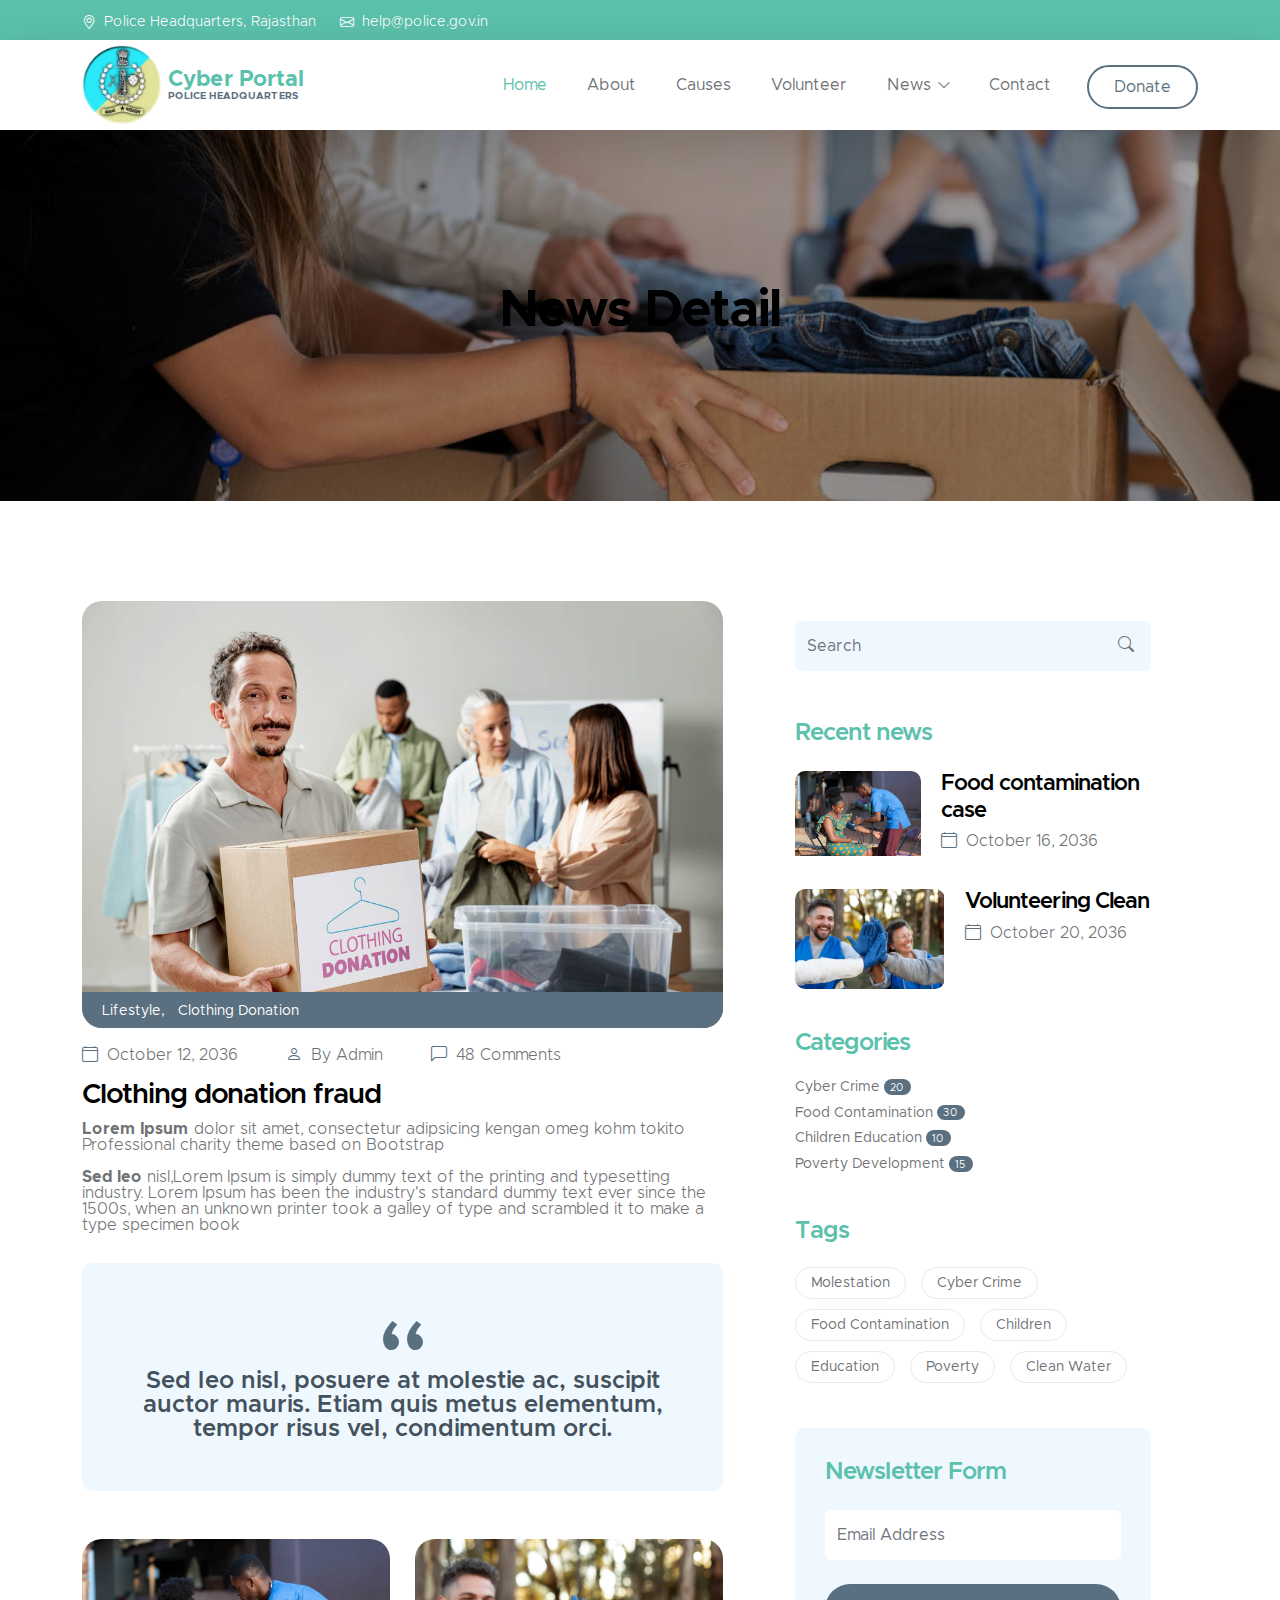
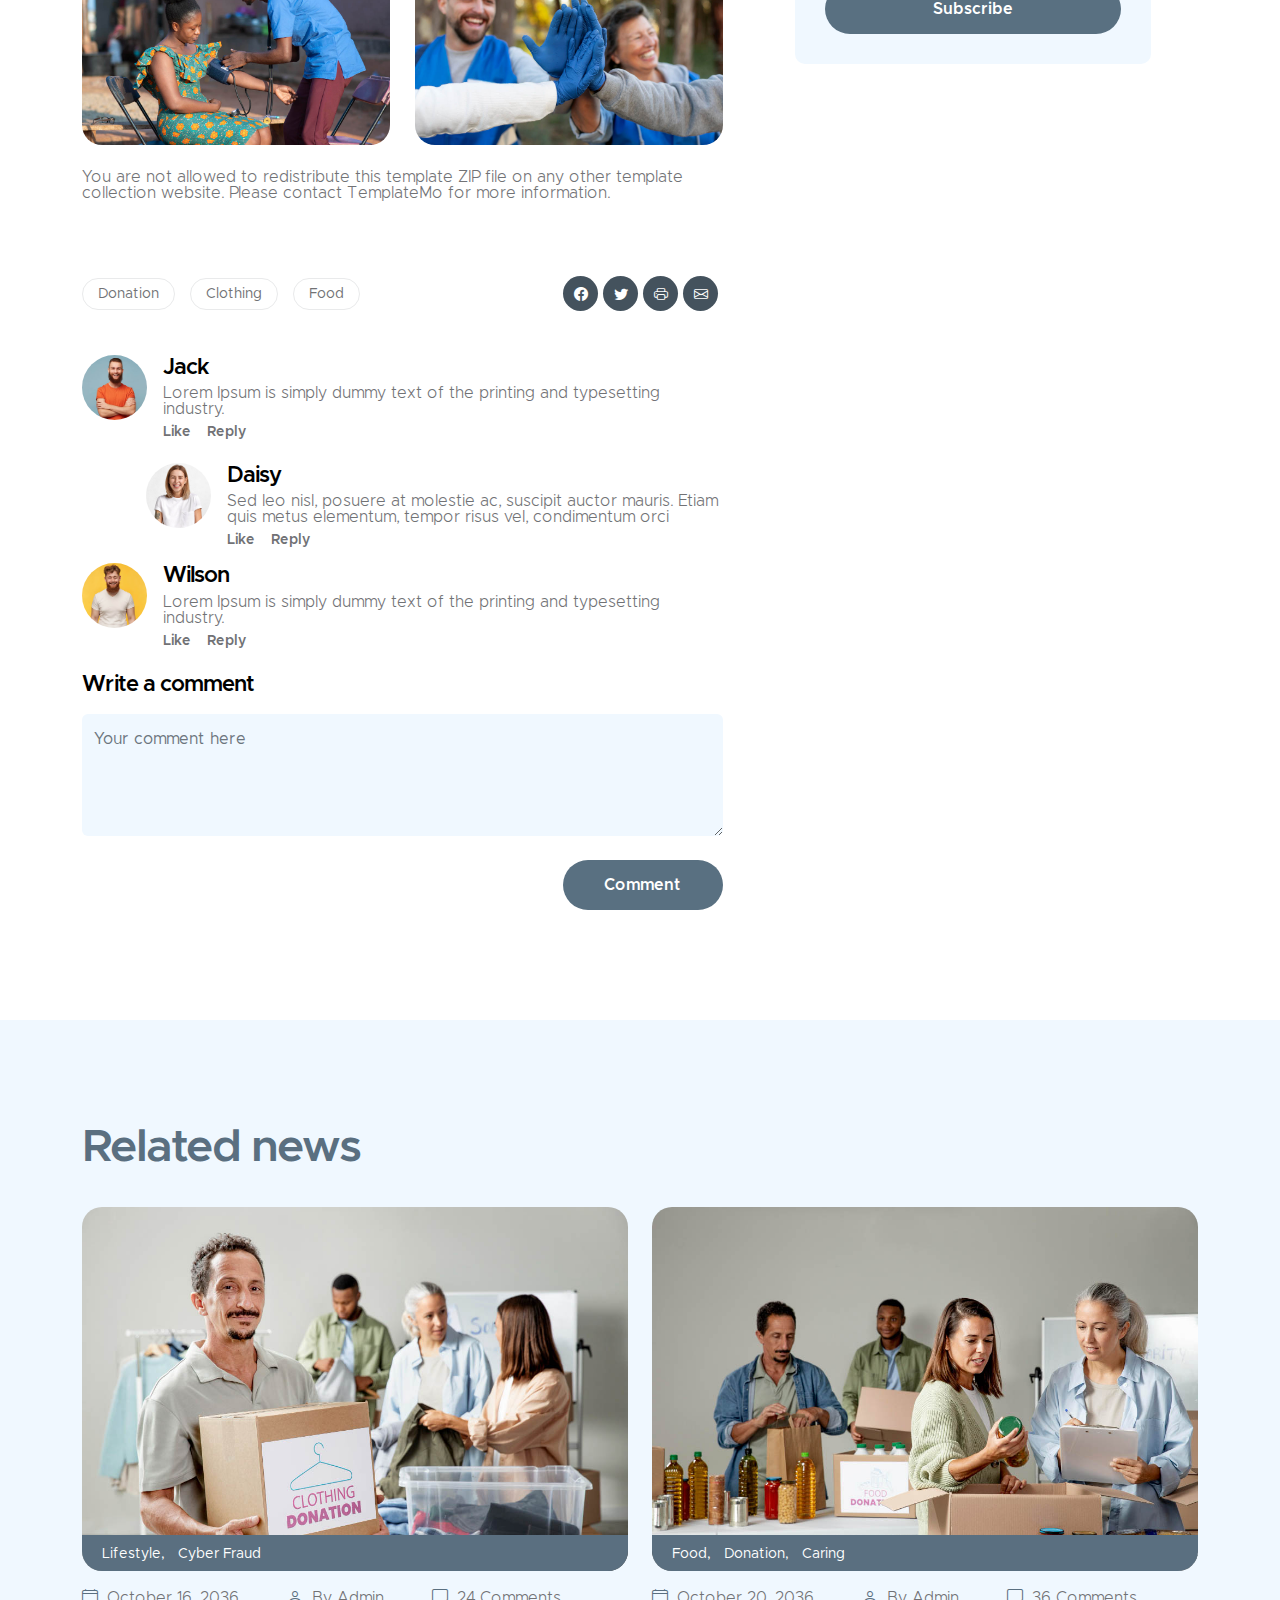
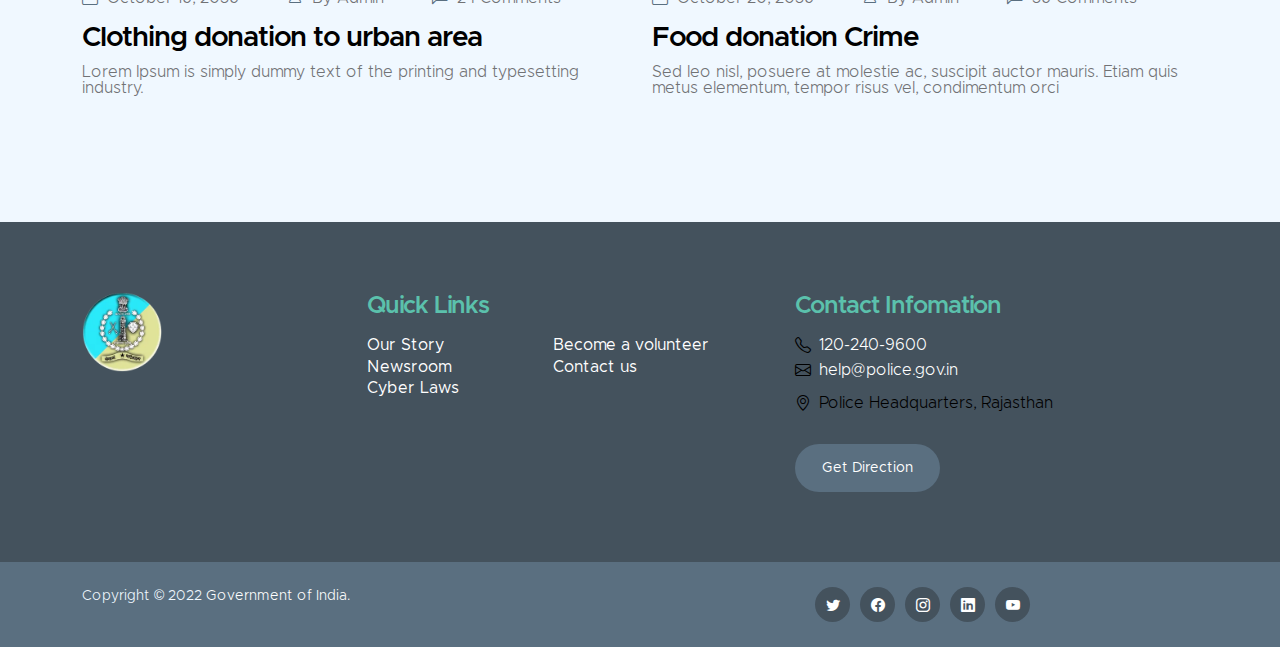
<file: templatemo_581_kind_heart_charity/news-detail.html>
<!doctype html>
<html lang="en">
    <head>
        <meta charset="utf-8">
        <meta name="viewport" content="width=device-width, initial-scale=1">

        <meta name="description" content="">
        <meta name="author" content="">

        <title>Cyber Report - News Detail</title>

        <!-- CSS FILES -->        
        <link href="css/bootstrap.min.css" rel="stylesheet">

        <link href="css/bootstrap-icons.css" rel="stylesheet">

        <link href="css/templatemo-kind-heart-charity.css" rel="stylesheet">

    </head>
    
    <body>

        <header class="site-header">
            <div class="container">
                <div class="row">
                    
                    <div class="col-lg-8 col-12 d-flex flex-wrap">
                        <p class="d-flex me-4 mb-0">
                            <i class="bi-geo-alt me-2"></i>
                            Police Headquarters, Rajasthan
                        </p>

                        <p class="d-flex mb-0">
                            <i class="bi-envelope me-2"></i>

                            <a href="mailto:info@company.com">
                                help@police.gov.in
                            </a>
                        </p>
                    </div>

                    <!-- <div class="col-lg-3 col-12 ms-auto d-lg-block d-none">
                        <ul class="social-icon">
                            <li class="social-icon-item">
                                <a href="#" class="social-icon-link bi-twitter"></a>
                            </li>

                            <li class="social-icon-item">
                                <a href="#" class="social-icon-link bi-facebook"></a>
                            </li>

                            <li class="social-icon-item">
                                <a href="#" class="social-icon-link bi-instagram"></a>
                            </li>

                            <li class="social-icon-item">
                                <a href="#" class="social-icon-link bi-youtube"></a>
                            </li>

                            <li class="social-icon-item">
                                <a href="#" class="social-icon-link bi-whatsapp"></a>
                            </li>
                        </ul>
                    </div> -->

                </div>
            </div>
        </header>

        <nav class="navbar navbar-expand-lg bg-light shadow-lg">
            <div class="container">
                <a class="navbar-brand" href="index.html">
                    <img src="images/Logo.png" class="logo img-fluid" alt="">
                    <span>
                        Cyber Portal
                        <small>POLICE HEADQUARTERS</small>
                    </span>
                </a>

                <button class="navbar-toggler" type="button" data-bs-toggle="collapse" data-bs-target="#navbarNav" aria-controls="navbarNav" aria-expanded="false" aria-label="Toggle navigation">
                    <span class="navbar-toggler-icon"></span>
                </button>

                <div class="collapse navbar-collapse" id="navbarNav">
                    <ul class="navbar-nav ms-auto">
                        <li class="nav-item">
                            <a class="nav-link click-scroll" href="index.html#section_1">Home</a>
                        </li>

                        <li class="nav-item">
                            <a class="nav-link smoothscroll" href="index.html#section_2">About</a>
                        </li>

                        <li class="nav-item">
                            <a class="nav-link click-scroll" href="index.html#section_3">Causes</a>
                        </li>

                        <li class="nav-item">
                            <a class="nav-link click-scroll" href="index.html#section_4">Volunteer</a>
                        </li>

                        <li class="nav-item dropdown">
                            <a class="nav-link click-scroll dropdown-toggle" href="index.html#section_5" id="navbarLightDropdownMenuLink" role="button" data-bs-toggle="dropdown" aria-expanded="false">News</a>

                            <ul class="dropdown-menu dropdown-menu-light" aria-labelledby="navbarLightDropdownMenuLink">
                                <li><a class="dropdown-item" href="news.html">News Listing</a></li>

                                <li><a class="dropdown-item active" href="news-detail.html">News Detail</a></li>
                            </ul>
                        </li>

                        <li class="nav-item">
                            <a class="nav-link click-scroll" href="index.html#section_6">Contact</a>
                        </li>

                        <li class="nav-item ms-3">
                            <a class="nav-link custom-btn custom-border-btn btn" href="donate.html">Donate</a>
                        </li>
                    </ul>
                </div>
            </div>
        </nav>

        <main>

            <section class="news-detail-header-section text-center">
                <div class="section-overlay"></div>

                <div class="container">
                    <div class="row">

                        <div class="col-lg-12 col-12">
                            <h1 class="text-white">News Detail</h1>
                        </div>

                    </div>
                </div>
            </section>

            <section class="news-section section-padding">
                <div class="container">
                    <div class="row">

                        <div class="col-lg-7 col-12">
                            <div class="news-block">
                                <div class="news-block-top">
                                    <img src="images/news/medium-shot-volunteers-with-clothing-donations.jpg" class="news-image img-fluid" alt="">

                                    <div class="news-category-block">
                                        <a href="#" class="category-block-link">
                                            Lifestyle,
                                        </a>

                                        <a href="#" class="category-block-link">
                                            Clothing Donation
                                        </a>
                                    </div>
                                </div>

                                <div class="news-block-info">
                                    <div class="d-flex mt-2">
                                    <div class="news-block-date">
                                        <p>
                                            <i class="bi-calendar4 custom-icon me-1"></i>
                                            October 12, 2036
                                        </p>
                                    </div>

                                    <div class="news-block-author mx-5">
                                        <p>
                                            <i class="bi-person custom-icon me-1"></i>
                                            By Admin
                                        </p>
                                    </div>

                                    <div class="news-block-comment">
                                        <p>
                                            <i class="bi-chat-left custom-icon me-1"></i>
                                            48 Comments
                                        </p>
                                    </div>
                                </div>

                                <div class="news-block-title mb-2">
                                    <h4>Clothing donation fraud</h4>
                                </div>

                                    <div class="news-block-body">
                                        <p><strong>Lorem Ipsum</strong> dolor sit amet, consectetur adipsicing kengan omeg kohm tokito Professional charity theme based on Bootstrap</p>

                                        <p><strong>Sed leo</strong> nisl,Lorem Ipsum is simply dummy text of the printing and typesetting industry. Lorem Ipsum has been the industry's standard dummy text ever since the 1500s, when an unknown printer took a galley of type and scrambled it to make a type specimen book</p>

                                        <blockquote>Sed leo nisl, posuere at molestie ac, suscipit auctor mauris. Etiam quis metus elementum, tempor risus vel, condimentum orci.</blockquote>
                                    </div>

                                    <div class="row mt-5 mb-4">
                                        <div class="col-lg-6 col-12 mb-4 mb-lg-0">
                                            <img src="images/news/africa-humanitarian-aid-doctor.jpg" class="news-detail-image img-fluid" alt="">
                                        </div>

                                        <div class="col-lg-6 col-12">
                                            <img src="images/news/close-up-happy-people-working-together.jpg" class="news-detail-image img-fluid" alt="">
                                        </div>
                                    </div>

                                    <p>You are not allowed to redistribute this template ZIP file on any other template collection website. Please <a href="https://templatemo.com/contact" target="_blank">contact TemplateMo</a> for more information.</p>

                                    <div class="social-share border-top mt-5 py-4 d-flex flex-wrap align-items-center">
                                        <div class="tags-block me-auto">
                                            <a href="#" class="tags-block-link">
                                                Donation
                                            </a>

                                            <a href="#" class="tags-block-link">
                                                Clothing
                                            </a>

                                            <a href="#" class="tags-block-link">
                                                Food
                                            </a>
                                        </div>

                                        <div class="d-flex">
                                            <a href="#" class="social-icon-link bi-facebook"></a>

                                            <a href="#" class="social-icon-link bi-twitter"></a>

                                            <a href="#" class="social-icon-link bi-printer"></a>

                                            <a href="#" class="social-icon-link bi-envelope"></a>
                                        </div>
                                    </div>

                                    <div class="author-comment d-flex mt-3 mb-4">
                                        <img src="images/avatar/studio-portrait-emotional-happy-funny.jpg" class="img-fluid avatar-image" alt="">

                                        <div class="author-comment-info ms-3">
                                            <h6 class="mb-1">Jack</h6>

                                            <p class="mb-0">Lorem Ipsum is simply dummy text of the printing and typesetting industry.</p>

                                            <div class="d-flex mt-2">
                                                <a href="#" class="author-comment-link me-3">Like</a>

                                                <a href="#" class="author-comment-link">Reply</a>
                                            </div>
                                        </div>
                                    </div>

                                    <div class="author-comment d-flex ms-5 ps-3">
                                        <img src="images/avatar/pretty-blonde-woman-wearing-white-t-shirt.jpg" class="img-fluid avatar-image" alt="">

                                        <div class="author-comment-info ms-3">
                                            <h6 class="mb-1">Daisy</h6>

                                            <p class="mb-0">Sed leo nisl, posuere at molestie ac, suscipit auctor mauris. Etiam quis metus elementum, tempor risus vel, condimentum orci</p>

                                            <div class="d-flex mt-2">
                                                <a href="#" class="author-comment-link me-3">Like</a>

                                                <a href="#" class="author-comment-link">Reply</a>
                                            </div>
                                        </div>
                                    </div>

                                    <div class="author-comment d-flex mt-3 mb-4">
                                        <img src="images/avatar/portrait-young-redhead-bearded-male.jpg" class="img-fluid avatar-image" alt="">

                                        <div class="author-comment-info ms-3">
                                            <h6 class="mb-1">Wilson</h6>

                                            <p class="mb-0">Lorem Ipsum is simply dummy text of the printing and typesetting industry.</p>

                                            <div class="d-flex mt-2">
                                                <a href="#" class="author-comment-link me-3">Like</a>

                                                <a href="#" class="author-comment-link">Reply</a>
                                            </div>
                                        </div>
                                    </div>

                                    <form class="custom-form comment-form mt-4" action="#" method="post" role="form">
                                        <h6 class="mb-3">Write a comment</h6>

                                        <textarea name="comment-message" rows="4" class="form-control" id="comment-message" placeholder="Your comment here"></textarea>

                                        <div class="col-lg-3 col-md-4 col-6 ms-auto">
                                            <button type="submit" class="form-control">Comment</button>
                                        </div>
                                    </form>
                                </div>
                            </div>
                        </div>

                        <div class="col-lg-4 col-12 mx-auto mt-4 mt-lg-0">
                            <form class="custom-form search-form" action="#" method="post" role="form">
                                <input class="form-control" type="search" placeholder="Search" aria-label="Search">

                                <button type="submit" class="form-control">
                                    <i class="bi-search"></i>
                                </button>
                            </form>

                            <h5 class="mt-5 mb-3">Recent news</h5>

                            <div class="news-block news-block-two-col d-flex mt-4">
                                <div class="news-block-two-col-image-wrap">
                                    <a href="news-detail.html">
                                        <img src="images/news/africa-humanitarian-aid-doctor.jpg" class="news-image img-fluid" alt="">
                                    </a>
                                </div>

                                <div class="news-block-two-col-info">
                                    <div class="news-block-title mb-2">
                                        <h6><a href="news-detail.html" class="news-block-title-link">Food contamination case</a></h6>
                                    </div>

                                    <div class="news-block-date">
                                        <p>
                                            <i class="bi-calendar4 custom-icon me-1"></i>
                                            October 16, 2036
                                        </p>
                                    </div>
                                </div>
                            </div>

                            <div class="news-block news-block-two-col d-flex mt-4">
                                <div class="news-block-two-col-image-wrap">
                                    <a href="news-detail.html">
                                        <img src="images/news/close-up-happy-people-working-together.jpg" class="news-image img-fluid" alt="">
                                    </a>
                                </div>

                                <div class="news-block-two-col-info">
                                    <div class="news-block-title mb-2">
                                        <h6><a href="news-detail.html" class="news-block-title-link">Volunteering Clean</a></h6>
                                    </div>

                                    <div class="news-block-date">
                                        <p>
                                            <i class="bi-calendar4 custom-icon me-1"></i>
                                            October 20, 2036
                                        </p>
                                    </div>
                                </div>
                            </div>

                            <div class="category-block d-flex flex-column">
                                <h5 class="mb-3">Categories</h5>

                                <a href="#" class="category-block-link">
                                    Cyber Crime
                                    <span class="badge">20</span>
                                </a>

                                <a href="#" class="category-block-link">
                                    Food Contamination
                                    <span class="badge">30</span>
                                </a>

                                <a href="#" class="category-block-link">
                                    Children Education
                                    <span class="badge">10</span>
                                </a>

                                <a href="#" class="category-block-link">
                                    Poverty Development
                                    <span class="badge">15</span>
                                </a>

                               <!-- <a href="#" class="category-block-link">
                                    
                                    <span class="badge">20</span>
                                </a> --!>
                            </div>

                            <div class="tags-block">
                                <h5 class="mb-3">Tags</h5>

                                <a href="#" class="tags-block-link">
                                    Molestation
                                </a>

                                <a href="#" class="tags-block-link">
                                    Cyber Crime
                                </a>

                                <a href="#" class="tags-block-link">
                                    Food Contamination
                                </a>

                                <a href="#" class="tags-block-link">
                                    Children
                                </a>

                                <a href="#" class="tags-block-link">
                                    Education
                                </a>

                                <a href="#" class="tags-block-link">
                                    Poverty
                                </a>

                                <a href="#" class="tags-block-link">
                                    Clean Water
                                </a>
                            </div>

                            <form class="custom-form subscribe-form" action="#" method="post" role="form">
                                <h5 class="mb-4">Newsletter Form</h5>

                                <input type="email" name="subscribe-email" id="subscribe-email" pattern="[^ @]*@[^ @]*" class="form-control" placeholder="Email Address" required>

                                <div class="col-lg-12 col-12">
                                    <button type="submit" class="form-control">Subscribe</button>
                                </div>
                            </form>
                        </div>

                    </div>
                </div>
            </section>

            <section class="news-section section-padding section-bg">
                <div class="container">
                    <div class="row">

                        <div class="col-lg-12 col-12 mb-4">
                            <h2>Related news</h2>
                        </div>

                        <div class="col-lg-6 col-12">
                            <div class="news-block">
                                <div class="news-block-top">
                                    <a href="news-detail.html">
                                        <img src="images/news/medium-shot-volunteers-with-clothing-donations.jpg" class="news-image img-fluid" alt="">
                                    </a>

                                    <div class="news-category-block">
                                        <a href="#" class="category-block-link">
                                            Lifestyle,
                                        </a>

                                        <a href="#" class="category-block-link">
                                            Cyber Fraud
                                        </a>
                                    </div>
                                </div>

                                <div class="news-block-info">
                                    <div class="d-flex mt-2">
                                        <div class="news-block-date">
                                            <p>
                                                <i class="bi-calendar4 custom-icon me-1"></i>
                                                October 16, 2036
                                            </p>
                                        </div>

                                        <div class="news-block-author mx-5">
                                            <p>
                                                <i class="bi-person custom-icon me-1"></i>
                                                By Admin
                                            </p>
                                        </div>

                                        <div class="news-block-comment">
                                            <p>
                                                <i class="bi-chat-left custom-icon me-1"></i>
                                                24 Comments
                                            </p>
                                        </div>
                                    </div>

                                    <div class="news-block-title mb-2">
                                        <h4><a href="news-detail.html" class="news-block-title-link">Clothing donation to urban area</a></h4>
                                    </div>

                                    <div class="news-block-body">
                                        <p>Lorem Ipsum is simply dummy text of the printing and typesetting industry.</p>
                                    </div>
                                </div>
                            </div>
                        </div>

                        <div class="col-lg-6 col-12">
                            <div class="news-block">
                                <div class="news-block-top">
                                    <a href="news-detail.html">
                                        <img src="images/news/medium-shot-people-collecting-foodstuff.jpg" class="news-image img-fluid" alt="">
                                    </a>

                                    <div class="news-category-block">
                                        <a href="#" class="category-block-link">
                                            Food,
                                        </a>

                                        <a href="#" class="category-block-link">
                                            Donation,
                                        </a>

                                        <a href="#" class="category-block-link">
                                            Caring
                                        </a>
                                    </div>
                                </div>

                                <div class="news-block-info">
                                    <div class="d-flex mt-2">
                                        <div class="news-block-date">
                                            <p>
                                                <i class="bi-calendar4 custom-icon me-1"></i>
                                                October 20, 2036
                                            </p>
                                        </div>

                                        <div class="news-block-author mx-5">
                                            <p>
                                                <i class="bi-person custom-icon me-1"></i>
                                                By Admin
                                            </p>
                                        </div>

                                        <div class="news-block-comment">
                                            <p>
                                                <i class="bi-chat-left custom-icon me-1"></i>
                                                36 Comments
                                            </p>
                                        </div>
                                    </div>

                                    <div class="news-block-title mb-2">
                                        <h4><a href="news-detail.html" class="news-block-title-link">Food donation Crime</a></h4>
                                    </div>

                                    <div class="news-block-body">
                                        <p>Sed leo nisl, posuere at molestie ac, suscipit auctor mauris. Etiam quis metus elementum, tempor risus vel, condimentum orci</p>
                                    </div>
                                </div>
                            </div>
                        </div>

                    </div>
                </div>
            </section>
        </main>

        <footer class="site-footer">
            <div class="container">
                <div class="row">
                    <div class="col-lg-3 col-12 mb-4">
                        <img src="images/Logo.png" class="logo img-fluid" alt="">
                    </div>

                    <div class="col-lg-4 col-md-6 col-12 mb-4">
                        <h5 class="site-footer-title mb-3">Quick Links</h5>

                        <ul class="footer-menu">
                            <li class="footer-menu-item"><a href="#" class="footer-menu-link">Our Story</a></li>

                            <li class="footer-menu-item"><a href="#" class="footer-menu-link">Newsroom</a></li>

                            <li class="footer-menu-item"><a href="#" class="footer-menu-link">Cyber Laws</a></li>

                            <li class="footer-menu-item"><a href="#" class="footer-menu-link">Become a volunteer</a></li>

                            <li class="footer-menu-item"><a href="#" class="footer-menu-link">Contact us</a></li>
                        </ul>
                    </div>

                    <div class="col-lg-4 col-md-6 col-12 mx-auto">
                        <h5 class="site-footer-title mb-3">Contact Infomation</h5>

                        <p class="text-white d-flex mb-2">
                            <i class="bi-telephone me-2"></i>

                            <a href="tel: 120-240-9600" class="site-footer-link">
                                120-240-9600
                            </a>
                        </p>

                        <p class="text-white d-flex">
                            <i class="bi-envelope me-2"></i>

                            <a href="mailto:info@yourgmail.com" class="site-footer-link">
                                help@police.gov.in
                            </a>
                        </p>

                        <p class="text-white d-flex mt-3">
                            <i class="bi-geo-alt me-2"></i>
                            Police Headquarters, Rajasthan
                        </p>

                        <a href="#" class="custom-btn btn mt-3">Get Direction</a>
                    </div>
                </div>
            </div>

            <div class="site-footer-bottom">
                <div class="container">
                    <div class="row">

                        <div class="col-lg-6 col-md-7 col-12">
                            <p class="copyright-text mb-0">Copyright © 2022 <a href="#">Government of India.</a> 
                        	</p>
                        </div>
                        
                        <div class="col-lg-6 col-md-5 col-12 d-flex justify-content-center align-items-center mx-auto">
                            <ul class="social-icon">
                                <li class="social-icon-item">
                                    <a href="#" class="social-icon-link bi-twitter"></a>
                                </li>

                                <li class="social-icon-item">
                                    <a href="#" class="social-icon-link bi-facebook"></a>
                                </li>

                                <li class="social-icon-item">
                                    <a href="#" class="social-icon-link bi-instagram"></a>
                                </li>

                                <li class="social-icon-item">
                                    <a href="#" class="social-icon-link bi-linkedin"></a>
                                </li>

                                <li class="social-icon-item">
                                    <a href="#" class="social-icon-link bi-youtube"></a>
                                </li>
                            </ul>
                        </div>
                        
                    </div>
                </div>
            </div>
        </footer>
        <!-- JAVASCRIPT FILES -->
        <script src="js/jquery.min.js"></script>
        <script src="js/bootstrap.min.js"></script>
        <script src="js/jquery.sticky.js"></script>
        <script src="js/click-scroll.js"></script>
        <script src="js/counter.js"></script>
        <script src="js/custom.js"></script>

    </body>
</html>
</file>
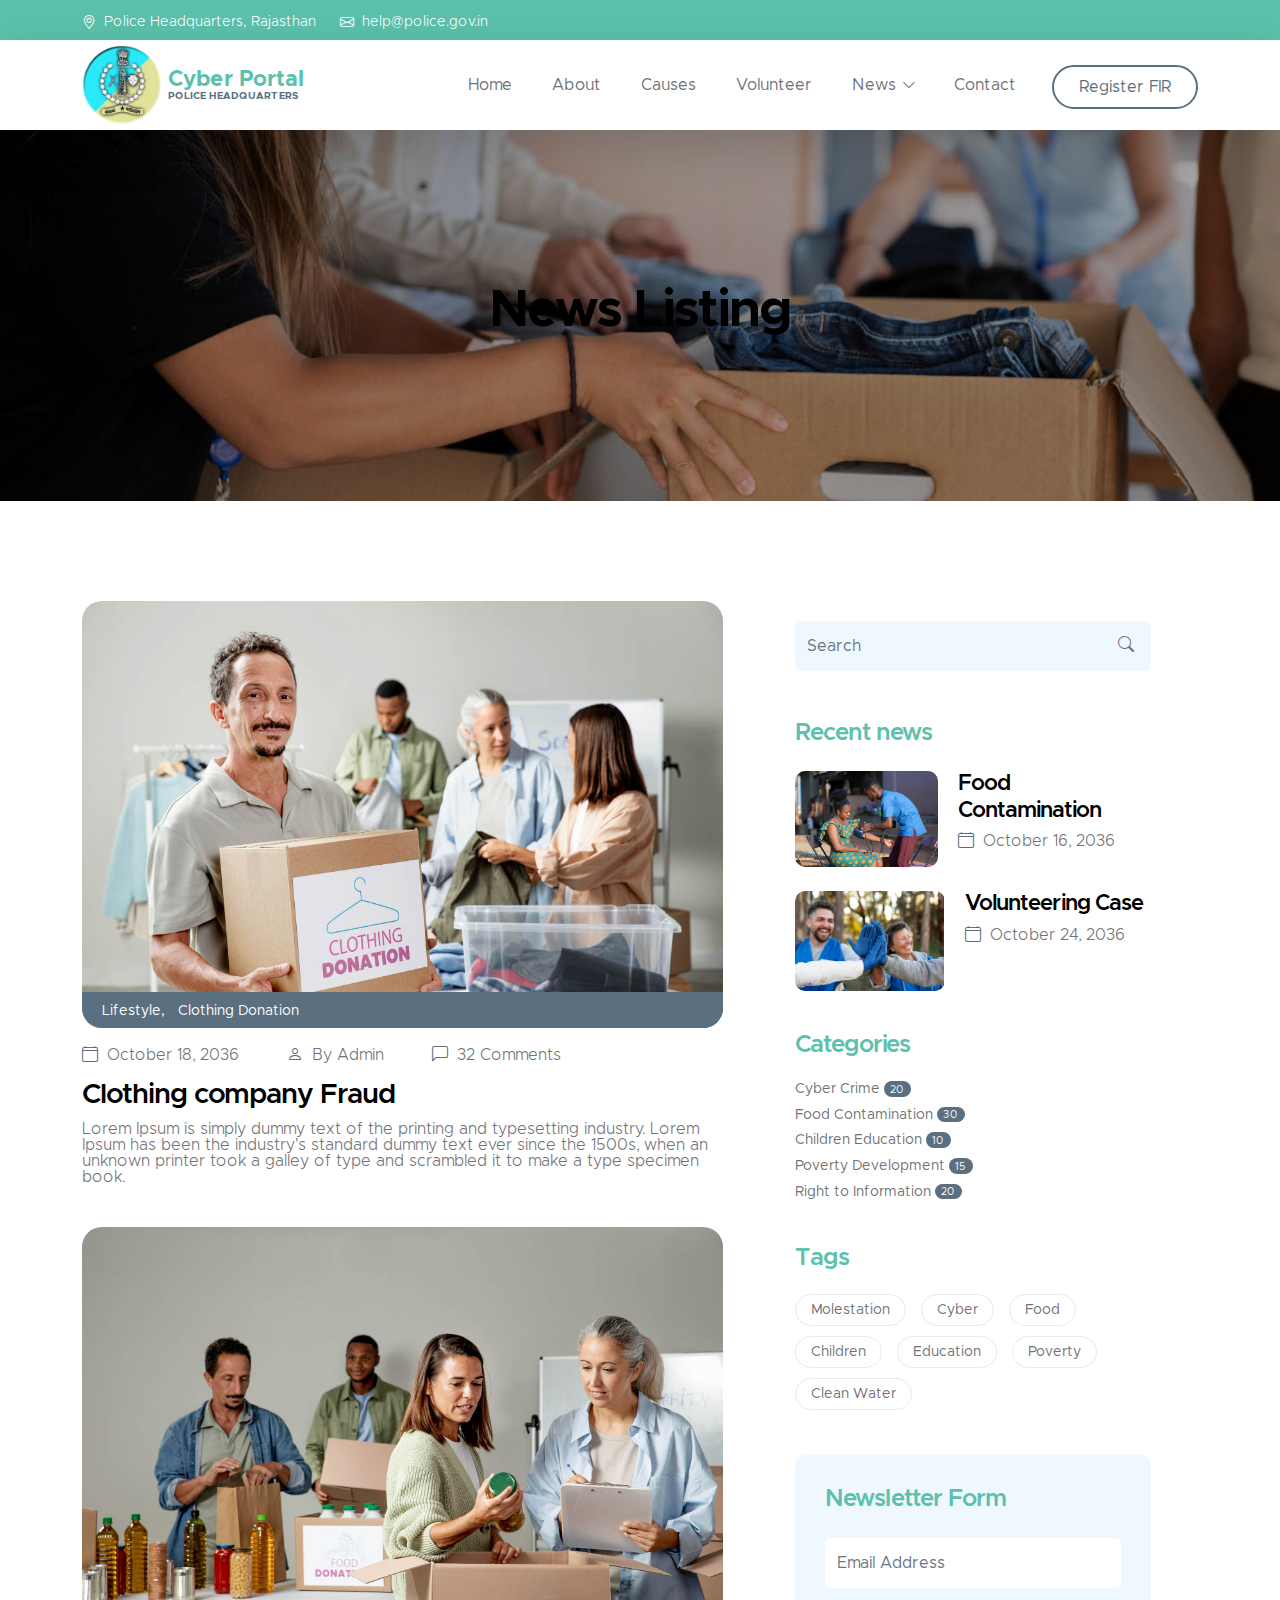
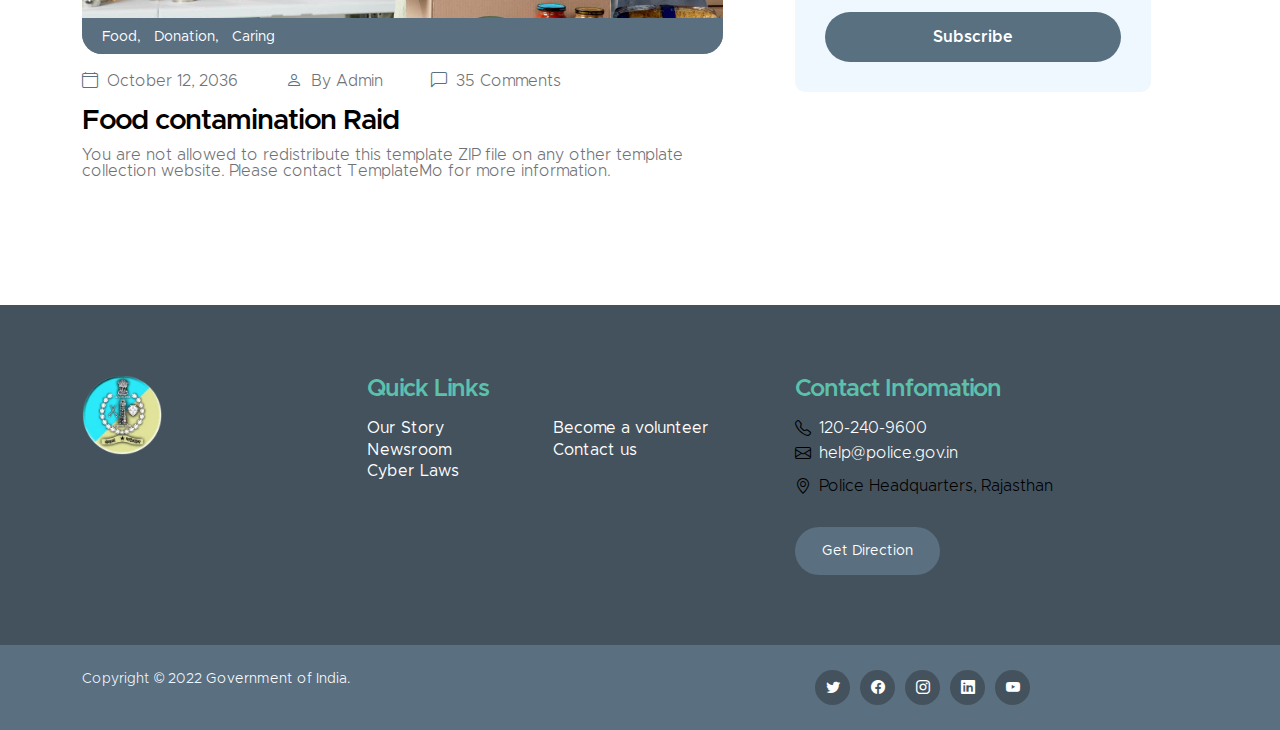
<file: templatemo_581_kind_heart_charity/news.html>
<!doctype html>
<html lang="en">
    <head>
        <meta charset="utf-8">
        <meta name="viewport" content="width=device-width, initial-scale=1">

        <meta name="description" content="">
        <meta name="author" content="">

        <title>Crime Report</title>

        <!-- CSS FILES -->        
        <link href="css/bootstrap.min.css" rel="stylesheet">

        <link href="css/bootstrap-icons.css" rel="stylesheet">

        <link href="css/templatemo-kind-heart-charity.css" rel="stylesheet">

    </head>
    
    <body>

        <header class="site-header">
            <div class="container">
                <div class="row">
                    
                    <div class="col-lg-8 col-12 d-flex flex-wrap">
                        <p class="d-flex me-4 mb-0">
                            <i class="bi-geo-alt me-2"></i>
                            Police Headquarters, Rajasthan
                        </p>

                        <p class="d-flex mb-0">
                            <i class="bi-envelope me-2"></i>

                            <a href="mailto:info@company.com">
                                help@police.gov.in
                            </a>
                        </p>
                    </div>

                    <!-- <div class="col-lg-3 col-12 ms-auto d-lg-block d-none">
                        <ul class="social-icon">
                            <li class="social-icon-item">
                                <a href="#" class="social-icon-link bi-twitter"></a>
                            </li>

                            <li class="social-icon-item">
                                <a href="#" class="social-icon-link bi-facebook"></a>
                            </li>

                            <li class="social-icon-item">
                                <a href="#" class="social-icon-link bi-instagram"></a>
                            </li>

                            <li class="social-icon-item">
                                <a href="#" class="social-icon-link bi-youtube"></a>
                            </li>

                            <li class="social-icon-item">
                                <a href="#" class="social-icon-link bi-whatsapp"></a>
                            </li>
                        </ul>
                    </div> -->

                </div>
            </div>
        </header>

        <nav class="navbar navbar-expand-lg bg-light shadow-lg">
            <div class="container">
                <a class="navbar-brand" href="index.html">
                    <img src="images/Logo.png" class="logo img-fluid" alt="">
                    <span>
                        Cyber Portal
                        <small>POLICE HEADQUARTERS</small>
                    </span>
                </a>

                <button class="navbar-toggler" type="button" data-bs-toggle="collapse" data-bs-target="#navbarNav" aria-controls="navbarNav" aria-expanded="false" aria-label="Toggle navigation">
                    <span class="navbar-toggler-icon"></span>
                </button>

                <div class="collapse navbar-collapse" id="navbarNav">
                    <ul class="navbar-nav ms-auto">
                        <li class="nav-item">
                            <a class="nav-link smoothscroll" href="index.html#section_1">Home</a>
                        </li>

                        <li class="nav-item">
                            <a class="nav-link smoothscroll" href="index.html#section_2">About</a>
                        </li>

                        <li class="nav-item">
                            <a class="nav-link smoothscroll" href="index.html#section_3">Causes</a>
                        </li>

                        <li class="nav-item">
                            <a class="nav-link smoothscroll" href="index.html#section_4">Volunteer</a>
                        </li>

                        <li class="nav-item dropdown">
                            <a class="nav-link click-scroll dropdown-toggle" href="index.html#section_5" id="navbarLightDropdownMenuLink" role="button" data-bs-toggle="dropdown" aria-expanded="false">News</a>

                            <ul class="dropdown-menu dropdown-menu-light" aria-labelledby="navbarLightDropdownMenuLink">
                                <li><a class="dropdown-item active" href="news.html">News Listing</a></li>

                                <li><a class="dropdown-item" href="news-detail.html">News Detail</a></li>
                            </ul>
                        </li>

                        <li class="nav-item">
                            <a class="nav-link smoothscroll" href="index.html#section_6">Contact</a>
                        </li>

                        <li class="nav-item ms-3">
                            <a class="nav-link custom-btn custom-border-btn btn" href="donate.html">Register FIR</a>
                        </li>
                    </ul>
                </div>
            </div>
        </nav>

        <main>

            <section class="news-detail-header-section text-center">
                <div class="section-overlay"></div>

                <div class="container">
                    <div class="row">

                        <div class="col-lg-12 col-12">
                            <h1 class="text-white">News Listing</h1>
                        </div>

                    </div>
                </div>
            </section>

            <section class="news-section section-padding">
                <div class="container">
                    <div class="row">

                        <div class="col-lg-7 col-12">
                            <div class="news-block">
                                <div class="news-block-top">
                                    <a href="news-detail.html">
                                        <img src="images/news/medium-shot-volunteers-with-clothing-donations.jpg" class="news-image img-fluid" alt="">
                                    </a>

                                    <div class="news-category-block">
                                        <a href="#" class="category-block-link">
                                            Lifestyle,
                                        </a>

                                        <a href="#" class="category-block-link">
                                            Clothing Donation
                                        </a>
                                    </div>
                                </div>

                                <div class="news-block-info">
                                    <div class="d-flex mt-2">
                                        <div class="news-block-date">
                                            <p>
                                                <i class="bi-calendar4 custom-icon me-1"></i>
                                                October 18, 2036
                                            </p>
                                        </div>

                                        <div class="news-block-author mx-5">
                                            <p>
                                                <i class="bi-person custom-icon me-1"></i>
                                                By Admin
                                            </p>
                                        </div>

                                        <div class="news-block-comment">
                                            <p>
                                                <i class="bi-chat-left custom-icon me-1"></i>
                                                32 Comments
                                            </p>
                                        </div>
                                    </div>

                                    <div class="news-block-title mb-2">
                                        <h4><a href="news-detail.html" class="news-block-title-link">Clothing company Fraud</a></h4>
                                    </div>

                                    <div class="news-block-body">
                                        <p>Lorem Ipsum is simply dummy text of the printing and typesetting industry. Lorem Ipsum has been the industry's standard dummy text ever since the 1500s, when an unknown printer took a galley of type and scrambled it to make a type specimen book.</p>
                                    </div>
                                </div>
                            </div>

                            <div class="news-block mt-3">
                                <div class="news-block-top">
                                    <a href="news-detail.html">
                                        <img src="images/news/medium-shot-people-collecting-foodstuff.jpg" class="news-image img-fluid" alt="">
                                    </a>

                                    <div class="news-category-block">
                                        <a href="#" class="category-block-link">
                                            Food,
                                        </a>

                                        <a href="#" class="category-block-link">
                                            Donation,
                                        </a>

                                        <a href="#" class="category-block-link">
                                            Caring
                                        </a>
                                    </div>
                                </div>

                                <div class="news-block-info">
                                    <div class="d-flex mt-2">
                                        <div class="news-block-date">
                                            <p>
                                                <i class="bi-calendar4 custom-icon me-1"></i>
                                                October 12, 2036
                                            </p>
                                        </div>

                                        <div class="news-block-author mx-5">
                                            <p>
                                                <i class="bi-person custom-icon me-1"></i>
                                                By Admin
                                            </p>
                                        </div>

                                        <div class="news-block-comment">
                                            <p>
                                                <i class="bi-chat-left custom-icon me-1"></i>
                                                35 Comments
                                            </p>
                                        </div>
                                    </div>

                                    <div class="news-block-title mb-2">
                                        <h4><a href="news-detail.html" class="news-block-title-link">Food contamination Raid</a></h4>
                                    </div>

                                    <div class="news-block-body">
                                        <p>You are not allowed to redistribute this template ZIP file on any other template collection website. Please <a href="https://templatemo.com/contact" target="_blank">contact TemplateMo</a> for more information.</p>
                                    </div>
                                </div>
                            </div>
                        </div>

                        <div class="col-lg-4 col-12 mx-auto mt-4 mt-lg-0">
                            <form class="custom-form search-form" action="#" method="post" role="form">
                                <input class="form-control" type="search" placeholder="Search" aria-label="Search">

                                <button type="submit" class="form-control">
                                    <i class="bi-search"></i>
                                </button>
                            </form>

                            <h5 class="mt-5 mb-3">Recent news</h5>

                            <div class="news-block news-block-two-col d-flex mt-4">
                                <div class="news-block-two-col-image-wrap">
                                    <a href="news-detail.html">
                                        <img src="images/news/africa-humanitarian-aid-doctor.jpg" class="news-image img-fluid" alt="">
                                    </a>
                                </div>

                                <div class="news-block-two-col-info">
                                    <div class="news-block-title mb-2">
                                        <h6><a href="news-detail.html" class="news-block-title-link">Food Contamination</a></h6>
                                    </div>

                                    <div class="news-block-date">
                                        <p>
                                            <i class="bi-calendar4 custom-icon me-1"></i>
                                            October 16, 2036
                                        </p>
                                    </div>
                                </div>
                            </div>

                            <div class="news-block news-block-two-col d-flex mt-4">
                                <div class="news-block-two-col-image-wrap">
                                    <a href="news-detail.html">
                                        <img src="images/news/close-up-happy-people-working-together.jpg" class="news-image img-fluid" alt="">
                                    </a>
                                </div>

                                <div class="news-block-two-col-info">
                                    <div class="news-block-title mb-2">
                                        <h6><a href="news-detail.html" class="news-block-title-link">Volunteering Case</a></h6>
                                    </div>

                                    <div class="news-block-date">
                                        <p>
                                            <i class="bi-calendar4 custom-icon me-1"></i>
                                            October 24, 2036
                                        </p>
                                    </div>
                                </div>
                            </div>

                            <div class="category-block d-flex flex-column">
                                <h5 class="mb-3">Categories</h5>

                                <a href="#" class="category-block-link">
                                    Cyber Crime
                                    <span class="badge">20</span>
                                </a>

                                <a href="#" class="category-block-link">
                                    Food Contamination
                                    <span class="badge">30</span>
                                </a>

                                <a href="#" class="category-block-link">
                                    Children Education
                                    <span class="badge">10</span>
                                </a>

                                <a href="#" class="category-block-link">
                                    Poverty Development
                                    <span class="badge">15</span>
                                </a>

                                <a href="#" class="category-block-link">
                                    Right to Information
                                    <span class="badge">20</span>
                                </a>
                            </div>

                            <div class="tags-block">
                                <h5 class="mb-3">Tags</h5>

                                <a href="#" class="tags-block-link">
                                    Molestation
                                </a>

                                <a href="#" class="tags-block-link">
                                    Cyber
                                </a>

                                <a href="#" class="tags-block-link">
                                    Food
                                </a>

                                <a href="#" class="tags-block-link">
                                    Children
                                </a>

                                <a href="#" class="tags-block-link">
                                    Education
                                </a>

                                <a href="#" class="tags-block-link">
                                    Poverty
                                </a>

                                <a href="#" class="tags-block-link">
                                    Clean Water
                                </a>
                            </div>

                            <form class="custom-form subscribe-form" action="#" method="post" role="form">
                                <h5 class="mb-4">Newsletter Form</h5>

                                <input type="email" name="subscribe-email" id="subscribe-email" pattern="[^ @]*@[^ @]*" class="form-control" placeholder="Email Address" required>

                                <div class="col-lg-12 col-12">
                                    <button type="submit" class="form-control">Subscribe</button>
                                </div>
                            </form>
                        </div>

                    </div>
                </div>
            </section>
        </main>

        <footer class="site-footer">
            <div class="container">
                <div class="row">
                    <div class="col-lg-3 col-12 mb-4">
                        <img src="images/Logo.png" class="logo img-fluid" alt="">
                    </div>

                    <div class="col-lg-4 col-md-6 col-12 mb-4">
                        <h5 class="site-footer-title mb-3">Quick Links</h5>

                        <ul class="footer-menu">
                            <li class="footer-menu-item"><a href="#" class="footer-menu-link">Our Story</a></li>

                            <li class="footer-menu-item"><a href="#" class="footer-menu-link">Newsroom</a></li>

                            <li class="footer-menu-item"><a href="#" class="footer-menu-link">Cyber Laws</a></li>

                            <li class="footer-menu-item"><a href="#" class="footer-menu-link">Become a volunteer</a></li>

                            <li class="footer-menu-item"><a href="#" class="footer-menu-link">Contact us</a></li>
                        </ul>
                    </div>

                    <div class="col-lg-4 col-md-6 col-12 mx-auto">
                        <h5 class="site-footer-title mb-3">Contact Infomation</h5>

                        <p class="text-white d-flex mb-2">
                            <i class="bi-telephone me-2"></i>

                            <a href="tel: 120-240-9600" class="site-footer-link">
                                120-240-9600
                            </a>
                        </p>

                        <p class="text-white d-flex">
                            <i class="bi-envelope me-2"></i>

                            <a href="mailto:info@yourgmail.com" class="site-footer-link">
                                help@police.gov.in
                            </a>
                        </p>

                        <p class="text-white d-flex mt-3">
                            <i class="bi-geo-alt me-2"></i>
                            Police Headquarters, Rajasthan
                        </p>

                        <a href="#" class="custom-btn btn mt-3">Get Direction</a>
                    </div>
                </div>
            </div>

            <div class="site-footer-bottom">
                <div class="container">
                    <div class="row">

                        <div class="col-lg-6 col-md-7 col-12">
                            <p class="copyright-text mb-0">Copyright © 2022 <a href="#">Government of India.</a> 
                        	</p>
                        </div>
                        
                        <div class="col-lg-6 col-md-5 col-12 d-flex justify-content-center align-items-center mx-auto">
                            <ul class="social-icon">
                                <li class="social-icon-item">
                                    <a href="#" class="social-icon-link bi-twitter"></a>
                                </li>

                                <li class="social-icon-item">
                                    <a href="#" class="social-icon-link bi-facebook"></a>
                                </li>

                                <li class="social-icon-item">
                                    <a href="#" class="social-icon-link bi-instagram"></a>
                                </li>

                                <li class="social-icon-item">
                                    <a href="#" class="social-icon-link bi-linkedin"></a>
                                </li>

                                <li class="social-icon-item">
                                    <a href="#" class="social-icon-link bi-youtube"></a>
                                </li>
                            </ul>
                        </div>
                        
                    </div>
                </div>
            </div>
        </footer>
        <!-- JAVASCRIPT FILES -->
        <script src="js/jquery.min.js"></script>
        <script src="js/bootstrap.min.js"></script>
        <script src="js/jquery.sticky.js"></script>
        <script src="js/counter.js"></script>
        <script src="js/custom.js"></script>

    </body>
</html>
</file>
<file: templatemo_581_kind_heart_charity/css/templatemo-kind-heart-charity.css>
/*

TemplateMo 581 Kind Heart Charity

https://templatemo.com/tm-581-kind-heart-charity

*/



@font-face {
    font-family: 'Metropolis';
    src: url('../fonts/Metropolis/Metropolis-Regular.woff2') format('woff2'),
        url('../fonts/Metropolis/Metropolis-Regular.woff') format('woff');
    font-weight: normal;
    font-style: normal;
    font-display: swap;
}

@font-face {
    font-family: 'Metropolis';
    src: url('../fonts/Metropolis/Metropolis-Light.woff2') format('woff2'),
        url('../fonts/Metropolis/Metropolis-Light.woff') format('woff');
    font-weight: 300;
    font-style: normal;
    font-display: swap;
}

@font-face {
    font-family: 'Metropolis';
    src: url('../fonts/Metropolis/Metropolis-SemiBold.woff2') format('woff2'),
        url('../fonts/Metropolis/Metropolis-SemiBold.woff') format('woff');
    font-weight: 600;
    font-style: normal;
    font-display: swap;
}

@font-face {
    font-family: 'Metropolis';
    src: url('../fonts/Metropolis/Metropolis-Bold.woff2') format('woff2'),
        url('../fonts/Metropolis/Metropolis-Bold.woff') format('woff');
    font-weight: bold;
    font-style: normal;
    font-display: swap;
}

/*---------------------------------------
  CUSTOM PROPERTIES ( VARIABLES )             
-----------------------------------------*/
:root {
  --white-color:                  #ffffff;
  --primary-color:                #5bc1ac;
  --secondary-color:              #5a6f80;
  --section-bg-color:             #f0f8ff;
  --site-footer-bg-color:         #44525d;
  --custom-btn-bg-color:          #597081;
  --custom-btn-bg-hover-color:    #5bc1ac;
  --dark-color:                   #000000;
  --p-color:                      #717275;
  --border-color:                 #e9eaeb;

  --body-font-family:             'Metropolis', sans-serif;

  --h1-font-size:                 52px;
  --h2-font-size:                 46px;
  --h3-font-size:                 32px;
  --h4-font-size:                 28px;
  --h5-font-size:                 24px;
  --h6-font-size:                 22px;
  --p-font-size:                  16px;
  --btn-font-size:                18px;
  --copyright-font-size:          14px;

  --border-radius-large:          100px;
  --border-radius-medium:         20px;
  --border-radius-small:          10px;

  --font-weight-light:            300;
  --font-weight-normal:           400;
  --font-weight-semibold:         600;
  --font-weight-bold:             700;
}

body {
  background-color: var(--white-color);
  font-family: var(--body-font-family); 
}


/*---------------------------------------
  TYPOGRAPHY               
-----------------------------------------*/

h2,
h3,
h4,
h5,
h6 {
  color: var(--dark-color);
}

h1,
h2,
h3,
h4,
h5,
h6 {
  font-weight: var(--font-weight-semibold);
  letter-spacing: -1px;
}

h1 {
  font-size: var(--h1-font-size);
  font-weight: var(--font-weight-bold);
  letter-spacing: -2px;
}

h2 {
  color: var(--secondary-color);
  font-size: var(--h2-font-size);
  letter-spacing: -2px;
}

h3 {
  font-size: var(--h3-font-size);
}

h4 {
  font-size: var(--h4-font-size);
}

h5 {
  color: var(--primary-color);
  font-size: var(--h5-font-size);
}

h6 {
  font-size: var(--h6-font-size);
}

p {
  color: var(--p-color);
  font-size: var(--p-font-size);
  font-weight: var(--font-weight-light);
}

ul li {
  color: var(--p-color);
  font-size: var(--p-font-size);
  font-weight: var(--font-weight-normal);
}

a, 
button {
  touch-action: manipulation;
  transition: all 0.3s;
}

a {
  color: var(--p-color);
  text-decoration: none;
}

a:hover {
  color: var(--primary-color);
}

b,
strong {
  font-weight: var(--font-weight-bold);
}


/*---------------------------------------
  SECTION               
-----------------------------------------*/
.section-padding {
  padding-top: 100px;
  padding-bottom: 100px;
}

.section-bg {
  background-color: var(--section-bg-color);
}

.section-overlay {
  background: rgba(0, 0, 0, 0.35);
  position: absolute;
  top: 0;
  left: 0;
  pointer-events: none;
  width: 100%;
  height: 100%;
}

.section-overlay + .container {
  position: relative;
}


/*---------------------------------------
  CUSTOM BLOCK               
-----------------------------------------*/
.custom-block-wrap {
  background: var(--white-color);
  border-radius: var(--border-radius-medium);
  position: relative;
  overflow: hidden;
  transition: all 0.5s;
}

.custom-block-wrap:hover {
  box-shadow: 0 1rem 3rem rgba(0,0,0,.175);
}

.custom-block-body {
  padding: 30px;
}

.custom-block-image {
  display: block;
  width: 100%;
  height: 100%;
  object-fit: cover;
}

.custom-block .custom-btn {
  border-radius: 0;
  display: block;
}


/*---------------------------------------
  PROGRESS BAR               
-----------------------------------------*/
.progress {
  background: var(--border-color);
  height: 5px;
}

.progress-bar {
  background: var(--secondary-color);
}


/*---------------------------------------
  CUSTOM ICON COLOR               
-----------------------------------------*/
.custom-icon {
  color: var(--secondary-color);
}


/*---------------------------------------
  CUSTOM LIST               
-----------------------------------------*/
.custom-list {
  margin-bottom: 0;
  padding-left: 0;
}

.custom-list-item {
  list-style: none;
  margin-top: 10px;
  margin-bottom: 10px;
}


/*---------------------------------------
  CUSTOM TEXT BOX               
-----------------------------------------*/
.custom-text-box {
  background: var(--white-color);
  border-radius: var(--border-radius-medium);
  margin-bottom: 24px;
  padding: 40px;
}

.custom-text-box-image {
  border-radius: var(--border-radius-medium);
  width: 100%;
  height: 100%;
  object-fit: cover;
}

.custom-text-box-icon {
  background: var(--section-bg-color);
  border-radius: var(--border-radius-large);
  color: var(--secondary-color);
  font-size: var(--h6-font-size);
  text-align: center;
  display: inline-block;
  vertical-align: middle;
  width: 25px;
  height: 25px;
  line-height: 30px;
}


/*---------------------------------------
  AVATAR IMAGE - TESTIMONIAL, AUTHOR               
-----------------------------------------*/
.avatar-image {
  border-radius: var(--border-radius-large);
  width: 65px;
  height: 65px;
  object-fit: cover;
}


/*---------------------------------------
  CUSTOM BUTTON               
-----------------------------------------*/
.custom-btn {
  background: var(--secondary-color);
  border: 2px solid transparent;
  border-radius: var(--border-radius-large);
  color: var(--white-color);
  font-size: var(--btn-font-size);
  font-weight: var(--font-weight-normal);
  line-height: normal;
  padding: 15px 25px;
}

.navbar-expand-lg .navbar-nav .nav-link.custom-btn {
  color: var(--custom-btn-bg-color);
  margin-top: 8px;
  padding: 12px 25px;
}

.custom-btn:hover {
  background: var(--primary-color);
  color: var(--white-color);
}

.custom-border-btn {
  background: transparent;
  border: 2px solid var(--custom-btn-bg-color);
  color: var(--primary-color);
}

.navbar-expand-lg .navbar-nav .nav-link.custom-btn:hover,
.custom-border-btn:hover {
  background: var(--custom-btn-bg-hover-color);
  border-color: transparent;
  color: var(--white-color);
}


/*---------------------------------------
  NAVIGATION              
-----------------------------------------*/
.navbar {
  background: var(--white-color);
  z-index: 9;
  padding-top: 0;
  padding-bottom: 0;
}

.navbar-brand {
  color: var(--primary-color);
  font-size: var(--h6-font-size);
  font-weight: var(--font-weight-bold);
}

.navbar-brand span {
  display: inline-block;
  vertical-align: middle;
}

.navbar-brand small {
  color: var(--secondary-color);
  display: block;
  font-size: 10px;
  line-height: normal;
  text-transform: uppercase;
}

.logo {
  width: 80px;
  height: auto;
}

.navbar-expand-lg .navbar-nav .nav-link {
  margin-right: 0;
  margin-left: 0;
  padding: 20px;
}

.navbar-nav .nav-link {
  display: inline-block;
  color: var(--p-color);
  font-size: var(--p-font-size);
  font-weight: var(--font-weight-medium);
  position: relative;
  padding-top: 15px;
  padding-bottom: 15px;
}

.navbar-nav .nav-link.active, 
.navbar-nav .nav-link:hover {
  background: transparent;
  color: var(--primary-color);
}

.dropdown-menu {
  background: var(--white-color);
  box-shadow: 0 1rem 3rem rgba(0,0,0,.175);
  border: 0;
  max-width: 50px;
  padding: 0;
  margin-top: 20px;
}

.dropdown-item {
  display: inline-block;
  color: var(--p-bg-color);
  font-size: var(--menu-font-size);
  font-weight: var(--font-weight-medium);
  position: relative;
  padding-top: 10px;
  padding-bottom: 10px;
}

.dropdown-menu li:last-child .dropdown-item {
  padding-top: 0;
}

.dropdown-item.active, 
.dropdown-item:active,
.dropdown-item:focus, 
.dropdown-item:hover {
  background: transparent;
  color: var(--primary-color);
}

.dropdown-toggle::after {
  content: "\f282";
  display: inline-block;
  font-family: bootstrap-icons !important;
  font-size: var(--copyright-font-size);
  font-style: normal;
  font-weight: normal !important;
  font-variant: normal;
  text-transform: none;
  line-height: 1;
  vertical-align: -.125em;
  -webkit-font-smoothing: antialiased;
  -moz-osx-font-smoothing: grayscale;
  position: relative;
  left: 2px;
  border: 0;
}

@media screen and (min-width: 992px) {
  .dropdown:hover .dropdown-menu {
    display: block;
    margin-top: 0;
  }
}

.navbar-toggler {
  border: 0;
  padding: 0;
  cursor: pointer;
  margin: 0;
  width: 30px;
  height: 35px;
  outline: none;
}

.navbar-toggler:focus {
  outline: none;
  box-shadow: none;
}

.navbar-toggler[aria-expanded="true"] .navbar-toggler-icon {
  background: transparent;
}

.navbar-toggler[aria-expanded="true"] .navbar-toggler-icon:before,
.navbar-toggler[aria-expanded="true"] .navbar-toggler-icon:after {
  transition: top 300ms 50ms ease, -webkit-transform 300ms 350ms ease;
  transition: top 300ms 50ms ease, transform 300ms 350ms ease;
  transition: top 300ms 50ms ease, transform 300ms 350ms ease, -webkit-transform 300ms 350ms ease;
  top: 0;
}

.navbar-toggler[aria-expanded="true"] .navbar-toggler-icon:before {
  transform: rotate(45deg);
}

.navbar-toggler[aria-expanded="true"] .navbar-toggler-icon:after {
  transform: rotate(-45deg);
}

.navbar-toggler .navbar-toggler-icon {
  background: var(--dark-color);
  transition: background 10ms 300ms ease;
  display: block;
  width: 30px;
  height: 2px;
  position: relative;
}

.navbar-toggler .navbar-toggler-icon:before,
.navbar-toggler .navbar-toggler-icon:after {
  transition: top 300ms 350ms ease, -webkit-transform 300ms 50ms ease;
  transition: top 300ms 350ms ease, transform 300ms 50ms ease;
  transition: top 300ms 350ms ease, transform 300ms 50ms ease, -webkit-transform 300ms 50ms ease;
  position: absolute;
  right: 0;
  left: 0;
  background: var(--dark-color);
  width: 30px;
  height: 2px;
  content: '';
}

.navbar-toggler .navbar-toggler-icon::before {
  top: -8px;
}

.navbar-toggler .navbar-toggler-icon::after {
  top: 8px;
}


/*---------------------------------------
  SITE HEADER              
-----------------------------------------*/
.site-header {
  background: var(--primary-color);
  padding-top: 15px;
  padding-bottom: 10px;
}

.site-header p,
.site-header p a,
.site-header .social-icon-link {
  color: var(--white-color);
  font-size: var(--copyright-font-size);
}

.site-header .social-icon {
  text-align: right;
}

.site-header .social-icon-link {
  background: transparent;
  width: inherit;
  height: inherit;
  line-height: inherit;
  margin-right: 15px;
}


/*---------------------------------------
  HERO & HERO SLIDE         
-----------------------------------------*/
.hero-section-full-height {
  height: 680px;
  min-height: 680px;
  position: relative;
}

.carousel:hover .carousel-control-next-icon, 
.carousel:hover .carousel-control-prev-icon {
  opacity: 1;
}

#hero-slide .carousel-item {
  height: 680px;
  min-height: 680px;
}

#hero-slide .carousel-caption {
  background: var(--white-color);
  clip-path: polygon(100% 100%, 100% 150px, 0 100%);
  color: var(--secondary-color);
  top: 1px;
  bottom: -1px;
  right: 0;
  left: auto;
  text-align: right;
  min-width: 680px;
  min-height: 680px;
  padding: 100px 100px 50px 100px;
}

.carousel-image {
  display: block;
  width: 100%;
  min-height: 680px;
}

#hero-slide .carousel-indicators-wrap {
  position: absolute;
  bottom: 0;
  right: 0;
  left: 0;
}

#hero-slide .carousel-indicators {
  margin-right: 0;
  margin-left: 22px;
  justify-content: inherit;
}

.carousel-control-next, 
.carousel-control-prev {
  opacity: 1;
}

.carousel-control-next-icon, 
.carousel-control-prev-icon {
  background-color: var(--secondary-color);
  border-radius: var(--border-radius-large);
  background-size: 60% 60%;
  width: 80px;
  height: 80px;
  opacity: 0;
  transition: all 0.5s;
}

.carousel-control-next-icon:hover, 
.carousel-control-prev-icon:hover {
  background-color: var(--primary-color);
}


/*---------------------------------------
  FEATURE BLOCK              
-----------------------------------------*/
.featured-block {
  text-align: center;
  transition: all 0.5s ease;
  min-height: 256px;
  padding: 15px;
}

.featured-block:hover {
  background: var(--white-color);
  border-radius: var(--border-radius-medium);
  box-shadow: 0 1rem 3rem rgba(0,0,0,.175);
}

.featured-block:hover .featured-block-image {
  transform: scale(0.75);
}

.featured-block-image {
  display: block;
  margin: auto;
  transition: all 0.5s;
}

.featured-block:hover .featured-block-text {
  margin-top: 0;
}

.featured-block-text {
  color: var(--primary-color);
  font-size: var(--h5-font-size);
  margin-top: 20px;
  transition: all 0.5s;
}


/*---------------------------------------
  ABOUT              
-----------------------------------------*/
.about-section {
  background-repeat: no-repeat;
  background-position: center;
  background-size: cover;
}

.about-image {
  border-radius: var(--border-radius-medium);
  display: block;
  width: 350px;
  height: 400px;
  object-fit: cover;
}

.custom-text-block {
  padding: 60px 40px;
}


/*---------------------------------------
  COUNTER NUMBERS              
-----------------------------------------*/
.counter-thumb {
  margin: 20px;
  margin-bottom: 0;
}

.counter-number,
.counter-text {
  color: var(--secondary-color);
  display: block;
}

.counter-number,
.counter-number-text {
  color: var(--primary-color);
  font-size: var(--h1-font-size);
  font-weight: var(--font-weight-bold);
  line-height: normal;
}


/*---------------------------------------
  VOLUNTEER              
-----------------------------------------*/
.volunteer-section {
  background: var(--secondary-color);
  position: relative;
  overflow: hidden;
}

.volunteer-section::after {
  content: "";
  background: var(--primary-color);
  border-radius: 50%;
  position: absolute;
  bottom: -110px;
  right: -80px;
  width: 350px;
  height: 350px;
}

.volunteer-form {
  background: var(--white-color);
  border-radius: var(--border-radius-medium);
  padding: 50px;
}

.volunteer-image {
  border-radius: 100%;
  display: block;
  margin: auto;
  width: 300px;
  height: 300px;
  object-fit: cover;
}

.volunteer-section .custom-block-body {
  max-width: 440px;
  margin: 0 auto;
}

.volunteer-section .custom-block-body p {
  line-height: 1.7;
}


/*---------------------------------------
  DONATE              
-----------------------------------------*/
.donate-section {
  background-image: url('../images/different-people-doing-volunteer-work.jpg');
  background-repeat: no-repeat;
  background-position: center;
  background-size: cover;
  position: relative;
  padding-top: 150px;
  padding-bottom: 150px;
}

.donate-form {
  background: var(--white-color);
  border-radius: var(--border-radius-medium);
  position: relative;
  overflow: hidden;
  padding: 50px;
}


/*---------------------------------------
  NEWS         
-----------------------------------------*/
.news-detail-header-section {
  background-image: url('../images/news/close-up-volunteer-oganizing-stuff-donation.jpg');
  background-repeat: no-repeat;
  background-position: center;
  background-size: cover;
  position: relative;
  padding-top: 150px;
  padding-bottom: 150px;
}

.news-block-top {
  border-radius: var(--border-radius-medium);
  position: relative;
  overflow: hidden;
}

.news-block-two-col-image-wrap {
  border-radius: var(--border-radius-small);
  position: relative;
  overflow: hidden;
  width: 150px;
  margin-right: 20px;
}

.news-category-block {
  background: var(--secondary-color);
  position: absolute;
  bottom: 0;
  right: 0;
  left: 0;
  padding: 10px 20px;
}

.news-category-block .category-block-link {
  color: var(--white-color);
  margin-right: 10px;
}

.news-block-info {
  padding-top: 10px;
  padding-bottom: 10px;
}

.news-block-title-link {
  color: var(--dark-color);
}

.news-detail-image {
  display: block;
  border-radius: var(--border-radius-medium);
}

blockquote {
  background: var(--section-bg-color);
  border-radius: var(--border-radius-small);
  font-size: var(--h5-font-size);
  font-weight: var(--font-weight-semibold);
  color: var(--site-footer-bg-color);
  margin-top: 30px;
  margin-bottom: 30px;
  padding: 90px 50px 50px 50px;
  text-align: center;
}

blockquote::before {
  content: "“";
  color: var(--custom-btn-bg-color);
  font-size: 100px;
  line-height: 1rem;
  display: block;
}

.author-comment-link {
  font-size: var(--copyright-font-size);
  font-weight: var(--font-weight-semibold);
}

.search-form {
  margin-top: 20px;
}

.category-block,
.subscribe-form {
  margin-top: 40px;
  margin-bottom: 40px;
}

.category-block-link {
  font-size: var(--copyright-font-size);
  margin-top: 5px;
  margin-bottom: 5px;
}

.category-block-link:hover {
  color: var(--primary-color);
}

.badge {
  background: var(--secondary-color);
  border-radius: var(--border-radius-medium);
  font-weight: var(--font-weight-normal);
  line-height: normal;
  padding-bottom: 2px;
}

.tags-block-link {
  border: 1px solid var(--border-color);
  border-radius: var(--border-radius-medium);
  display: inline-block;
  font-size: var(--copyright-font-size);
  line-height: normal;
  margin-right: 10px;
  margin-top: 5px;
  margin-bottom: 5px;
  padding: 8px 15px;
}

.tags-block-link:hover {
  border-color: var(--dark-color);
  color: var(--dark-color);
}

.cta-section {
  position: relative;
  overflow: hidden;
}

.cta-section::before {
  content: "";
  background-color: var(--primary-color);
  border-radius: 50%;
  position: absolute;
  top: -100px;
  left: -30px;
  margin: auto;
  width: 200px;
  height: 200px;
}

.cta-section::after {
  content: "";
  border: 20px solid var(--custom-btn-bg-color);
  border-radius: 50%;
  position: absolute;
  bottom: -100px;
  right: 0;
  left: 0;
  margin: auto;
  width: 150px;
  height: 150px;
}


/*---------------------------------------
  TESTIMONIAL CAROUSEL              
-----------------------------------------*/
.testimonial-section {
  position: relative;
  overflow: hidden;
  text-align: center;
}

.testimonial-section::before {
  content: "";
  background-color: var(--primary-color);
  border-radius: 50%;
  position: absolute;
  top: -100px;
  left: -30px;
  margin: auto;
  width: 250px;
  height: 250px;
}

.testimonial-section::after {
  content: "";
  background: var(--custom-btn-bg-color);
  border-radius: 50%;
  position: absolute;
  bottom: -110px;
  right: -80px;
  width: 350px;
  height: 350px;
}

#testimonial-carousel .carousel-caption {
  position: relative;
  right: 0;
  bottom: 0;
  left: 0;
}

#testimonial-carousel .carousel-title {
  background: var(--section-bg-color);
  line-height: normal;
  margin-bottom: 30px;
}

#testimonial-carousel .carousel-title::before {
  content: open-quote;
  color: var(--p-color);
  font-size: var(--h1-font-size);
  position: relative;
  top: 10px;
  right: 10px;
}

#testimonial-carousel .carousel-title::after {
  content: close-quote;
  color: var(--p-color);
  font-size: var(--h1-font-size);
  position: relative;
  top: 10px;
  left: 10px;
}

#testimonial-carousel .carousel-title {
  quotes: "“" "”" "‘" "’";
}

#testimonial-carousel .carousel-name {
  background: var(--primary-color);
  border-radius: var(--border-radius-medium);
  position: relative;
  overflow: hidden;
  padding: 10px 20px;
}

#testimonial-carousel .carousel-name::before {
  content: "";
  position: absolute;
  top: -10px;
  right: 0;
  left: 0;
  width: 0;
  height: 0;
  margin: auto;
  border-left: 10px solid transparent;
  border-right: 10px solid transparent;
  border-bottom: 10px solid var(--primary-color);
}

.carousel-name-title {
  font-weight: var(--font-weight-semibold);
}

#testimonial-carousel .carousel-indicators {
  position: relative;
  top: 150px;
  bottom: auto;
  margin-top: 50px;
  margin-bottom: 150px;
}

#testimonial-carousel .carousel-indicators li {
  text-indent: inherit;
  background: transparent;
  margin: 0 10px; 
}

#testimonial-carousel .carousel-indicators li,
#testimonial-carousel .carousel-indicators li::before {
  width: 45px;
  height: 45px; 
}

#testimonial-carousel .carousel-indicators .avatar-image {
  width: 45px;
  height: 45px; 
}

#testimonial-carousel .carousel-indicators .active,
#testimonial-carousel .carousel-indicators .active .avatar-image {
  background: transparent;
  width: 50px; 
  height: 50px;
}


/*---------------------------------------
  CONTACT               
-----------------------------------------*/
.contact-section {
  background: var(--white-color);
}

.contact-form {
  background: var(--section-bg-color);
  border-radius: var(--border-radius-small);
  padding: 40px;
}

.contact-info-wrap {
  padding-top: 40px;
}

.contact-image-wrap {
  border-bottom: 1px solid rgba(0, 0, 0, 0.05);
  margin-top: 20px;
  margin-bottom: 30px;
  padding-bottom: 30px;
  width: 100%;
}


/*---------------------------------------
  CUSTOM FORM               
-----------------------------------------*/
.custom-form .form-control,
.input-group-file {
  background-color: var(--section-bg-color);
  box-shadow: none;
  border: 0;
  color: var(--p-color);
  margin-bottom: 24px;
  padding-top: 13px;
  padding-bottom: 13px;
  outline: none;
}

.custom-form .form-control:hover,
.custom-form .form-control:focus {
  border-color: var(--secondary-color);
}

.custom-form label {
  margin-bottom: 10px;
}

.custom-form .form-check-group {
  margin-bottom: 20px;
}

.donate-form .form-check-group-donation-frequency {
  padding-right: 0;
}

.form-check-group-donation-frequency + .form-check-group-donation-frequency {
  padding-right: 12px;
  padding-left: 0;
}

.form-check-group-donation-frequency .form-check-label {
  font-weight: var(--font-weight-semibold);
}

#DonationFrequencyOne {
  border-top-right-radius: 0;
  border-bottom-right-radius: 0;
}

#DonationFrequencyMonthly {
  border-top-left-radius: 0;
  border-bottom-left-radius: 0;
}

.custom-form .form-check-radio {
  position: relative;
  height: 100%;
  padding-left: 0;
}

.custom-form .input-group-text {
  background: var(--secondary-color);
  border: 0;
  color: var(--white-color);
}

.custom-form .form-check-radio .form-check-label {
  position: absolute;
  top: 50%;
  left: 50%;
  transform: translate(-50%, -50%);
  text-align: center;
}

.form-check-radio .form-check-input[type=radio] {
  background-color: var(--section-bg-color);
  border-radius: .25rem;
  border: 0;
  box-shadow: none;
  outline: none;
  width: 100%;
  margin-top: 0;
  margin-left: 0;
  padding: 25px 50px;
  transition: all 0.5s;
}

.form-check-radio .form-check-input:checked[type=radio] {
  background-image: none;
}

.form-check-radio .form-check-input:checked[type=radio] + .form-check-label,
.form-check-radio .form-check-input:hover + .form-check-label,
.form-check-radio .form-check-input:checked + .form-check-label {
  color: var(--white-color);
}

.form-check-radio .form-check-input:hover,
.form-check-radio .form-check-input:checked {
  background-color: var(--secondary-color);
  border-color: var(--white-color);
}

.input-group-file {
  border-radius: .25rem;
  padding: 13px .75rem;
}

.input-group-file input[type=file] {
  width: 0.1px;
  height: 0.1px;
  opacity: 0;
  overflow: hidden;
  position: absolute;
  z-index: -1;
  padding: 0;
}

.input-group-file .input-group-text {
  background: transparent;
  color: inherit;
  margin-bottom: 0;
  padding: 0;
}

.custom-form button[type="submit"] {
  background: var(--custom-btn-bg-color);
  border: none;
  border-radius: var(--border-radius-large);
  color: var(--white-color);
  font-size: var(--p-font-size);
  font-weight: var(--font-weight-semibold);
  transition: all 0.3s;
  margin-bottom: 0;
}

.custom-form button[type="submit"]:hover,
.custom-form button[type="submit"]:focus {
  background: var(--custom-btn-bg-hover-color);
  border-color: transparent;
}


/*---------------------------------------
  CONTACT SEARCH & DONATE & SUBCRIBE FORM              
-----------------------------------------*/
.contact-form .form-control {
  background: var(--white-color);
}

.search-form {
  position: relative;
}

.search-form .form-control {
  padding-right: 50px;
}

.search-form button[type="submit"] {
  background: transparent;
  position: absolute;
  top: 0;
  right: 0;
  color: var(--p-color);
  width: 50px;
  padding: 12px;
}

.search-form button[type="submit"]:hover {
  background: transparent;
  color: var(--dark-color);
}

.subscribe-form {
  background: var(--section-bg-color);
  border-radius: var(--border-radius-small);
  padding: 30px;
}

.subscribe-form .form-control {
  background: var(--white-color);
}

.donate-form .form-control {
  margin-bottom: 0;
}


/*---------------------------------------
  SITE FOOTER              
-----------------------------------------*/
.site-footer {
  background-color: var(--site-footer-bg-color);
  padding-top: 70px;
}

.site-footer-bottom {
  background-color: var(--secondary-color);
  position: relative;
  z-index: 2;
  margin-top: 70px;
  padding-top: 25px;
  padding-bottom: 25px;
}

.site-footer-bottom a {
	color: var(--white-color);
}

.site-footer-bottom a:hover {
	color: #FF6;
}

.site-footer-link {
  color: var(--white-color);
}

.copyright-text {
  color: var(--section-bg-color);
  font-size: var(--copyright-font-size);
  margin-right: 30px;
}

.site-footer .custom-btn {
  font-size: var(--copyright-font-size);
}

.site-footer .custom-btn:hover {
  background: var(--primary-color);
}


/*---------------------------------------
  FOOTER MENU               
-----------------------------------------*/
.footer-menu {
  column-count: 2;
  margin: 0;
  padding: 0;
}

.footer-menu-item {
  list-style: none;
  display: block;
}

.footer-menu-link {
  font-size: var(--p-font-size);
  color: var(--white-color);
  display: inline-block;
  vertical-align: middle;
  margin-right: 10px;
  margin-bottom: 5px;
}


/*---------------------------------------
  SOCIAL ICON               
-----------------------------------------*/
.social-icon {
  margin: 0;
  padding: 0;
}

.social-icon-item {
  list-style: none;
  display: inline-block;
  vertical-align: top;
}

.social-icon-link {
  background: var(--site-footer-bg-color);
  border-radius: var(--border-radius-large);
  color: var(--white-color);
  font-size: var(--copyright-font-size);
  display: block;
  margin-right: 5px;
  text-align: center;
  width: 35px;
  height: 35px;
  line-height: 38px;
}

.social-icon-link:hover {
  background: var(--primary-color);
  color: var(--white-color);
}


/*---------------------------------------
  RESPONSIVE STYLES               
-----------------------------------------*/
@media screen and (min-width: 1600px) {
  .featured-block {
    min-height: inherit;
  }

  .volunteer-section::after {
    width: 450px;
    height: 450px;
  }
  
  .volunteer-image {
    width: 350px;
    height: 350px;
  }
}

@media screen and (max-width: 1170px) {
  #hero-slide .carousel-image {
    height: 100%;
    object-fit: cover;
  }
}

@media screen and (max-width: 991px) {
  h1 {
    font-size: 42px;
  }

  h2 {
    font-size: 36px;
  }

  h3 {
    font-size: 32px;
  }

  h4 {
    font-size: 28px;
  }

  h5 {
    font-size: 20px;
  }

  h6 {
    font-size: 18px;
  }

  .section-padding {
    padding-top: 50px;
    padding-bottom: 50px;
  }

  .hero-form {
    padding-bottom: 40px;
  }

  .donate-form {
    padding: 35px;
  }

  .navbar {
    padding-top: 6px;
    padding-bottom: 6px;
  }

  .navbar-expand-lg .navbar-nav {
    padding-bottom: 30px;
  }

  .navbar-expand-lg .navbar-nav .nav-link {
    padding: 8px 20px;
  }
  
  .dropdown:hover .dropdown-menu {
    display: block;
    position: relative;
    margin-top: 5px;
    margin-bottom: 20px;
    left: 20px;
  }

  .site-header .social-icon {
    text-align: left;
    margin-top: 5px;
  }

  .hero-section-full-height {
    height: inherit;
  }

  .carousel:hover .carousel-control-next-icon, 
  .carousel:hover .carousel-control-prev-icon {
    opacity: 1;
  }

  #hero-slide .carousel-item {
    height: inherit;
  }

  .carousel-control-prev {
    left: 12px;
  }

  .carousel-control-next {
    right: 12px;
  }

  .carousel-control-next-icon, 
  .carousel-control-prev-icon {
    opacity: 1;
    width: 60px;
    height: 60px;
  }

  .news-detail-header-section {
    padding-top: 100px;
    padding-bottom: 100px;
  }

  .cta-section::before {
    width: 150px;
    height: 150px;
  }

  .cta-section::after {
    bottom: -60px;
    width: 100px;
    height: 100px;
  }

  .cta-section .row {
    padding-top: 50px;
    padding-bottom: 50px;
  }

  .volunteer-section::after {
    width: 300px;
    height: 300px;
  }

  .testimonial-section::before {
    width: 150px;
    height: 150px;
  }

  .testimonial-section::after {
    width: 200px;
    height: 200px;
  }

  #testimonial-carousel .carousel-caption {
    padding-top: 0;
  }

  blockquote {
    padding: 70px 30px 30px 30px;
  }

  .about-image {
    width: inherit;
    height: 450px;
  }

  .volunteer-image {
    width: 250px;
    height: 250px;
    margin: 0;
  }

  .custom-text-block {
    padding: 20px 0 0 0;
  }

  .custom-text-box,
  .volunteer-form {
    padding: 30px;
  }

  .counter-number, 
  .counter-number-text {
    font-size: var(--h2-font-size);
  }

  .contact-info-wrap {
    padding-top: 0;
  }

  .site-footer {
    padding-top: 50px;
  }

  .copyright-text-wrap {
    justify-content: center;
  }

  .site-footer-bottom {
    text-align: center;
    margin-top: 50px;
  }

  .site-footer-bottom .footer-menu {
    margin-top: 10px;
    margin-bottom: 10px;
  }
}

@media screen and (max-width: 580px) {
  .hero-section-full-height,
  #hero-slide .carousel-item,
  .carousel-image {
    min-height: 520px;
  }

  #hero-slide .carousel-caption {
    clip-path: polygon(100% 100%, 100% 100px, 0 100%);
    padding-right: 50px;
    min-width: inherit;
    min-height: inherit;
  }
}

@media screen and (max-width: 480px) {
  h1 {
    font-size: 40px;
  }

  h2 {
    font-size: 28px;
  }

  h3 {
    font-size: 26px;
  }

  h4 {
    font-size: 22px;
  }

  h5 {
    font-size: 20px;
  }

  #hero-slide .carousel-caption {
    min-width: inherit;
    padding-bottom: 30px;
  }

  .carousel-control-next-icon, 
  .carousel-control-prev-icon {
    width: 45px;
    height: 45px;
  }

  .volunteer-image {
    width: 150px;
    height: 150px;
  }

  .volunteer-section::after {
    width: 200px;
    height: 200px;
  }

  .testimonial-section::before {
    top: -50px;
    width: 100px;
    height: 100px;
  }

  .testimonial-section::after {
    bottom: -150px;
    width: 200px;
    height: 200px;
  }

  .social-share .tags-block {
    margin-bottom: 10px;
  }

  .donate-form {
    padding: 25px;
  }
}
</file>
